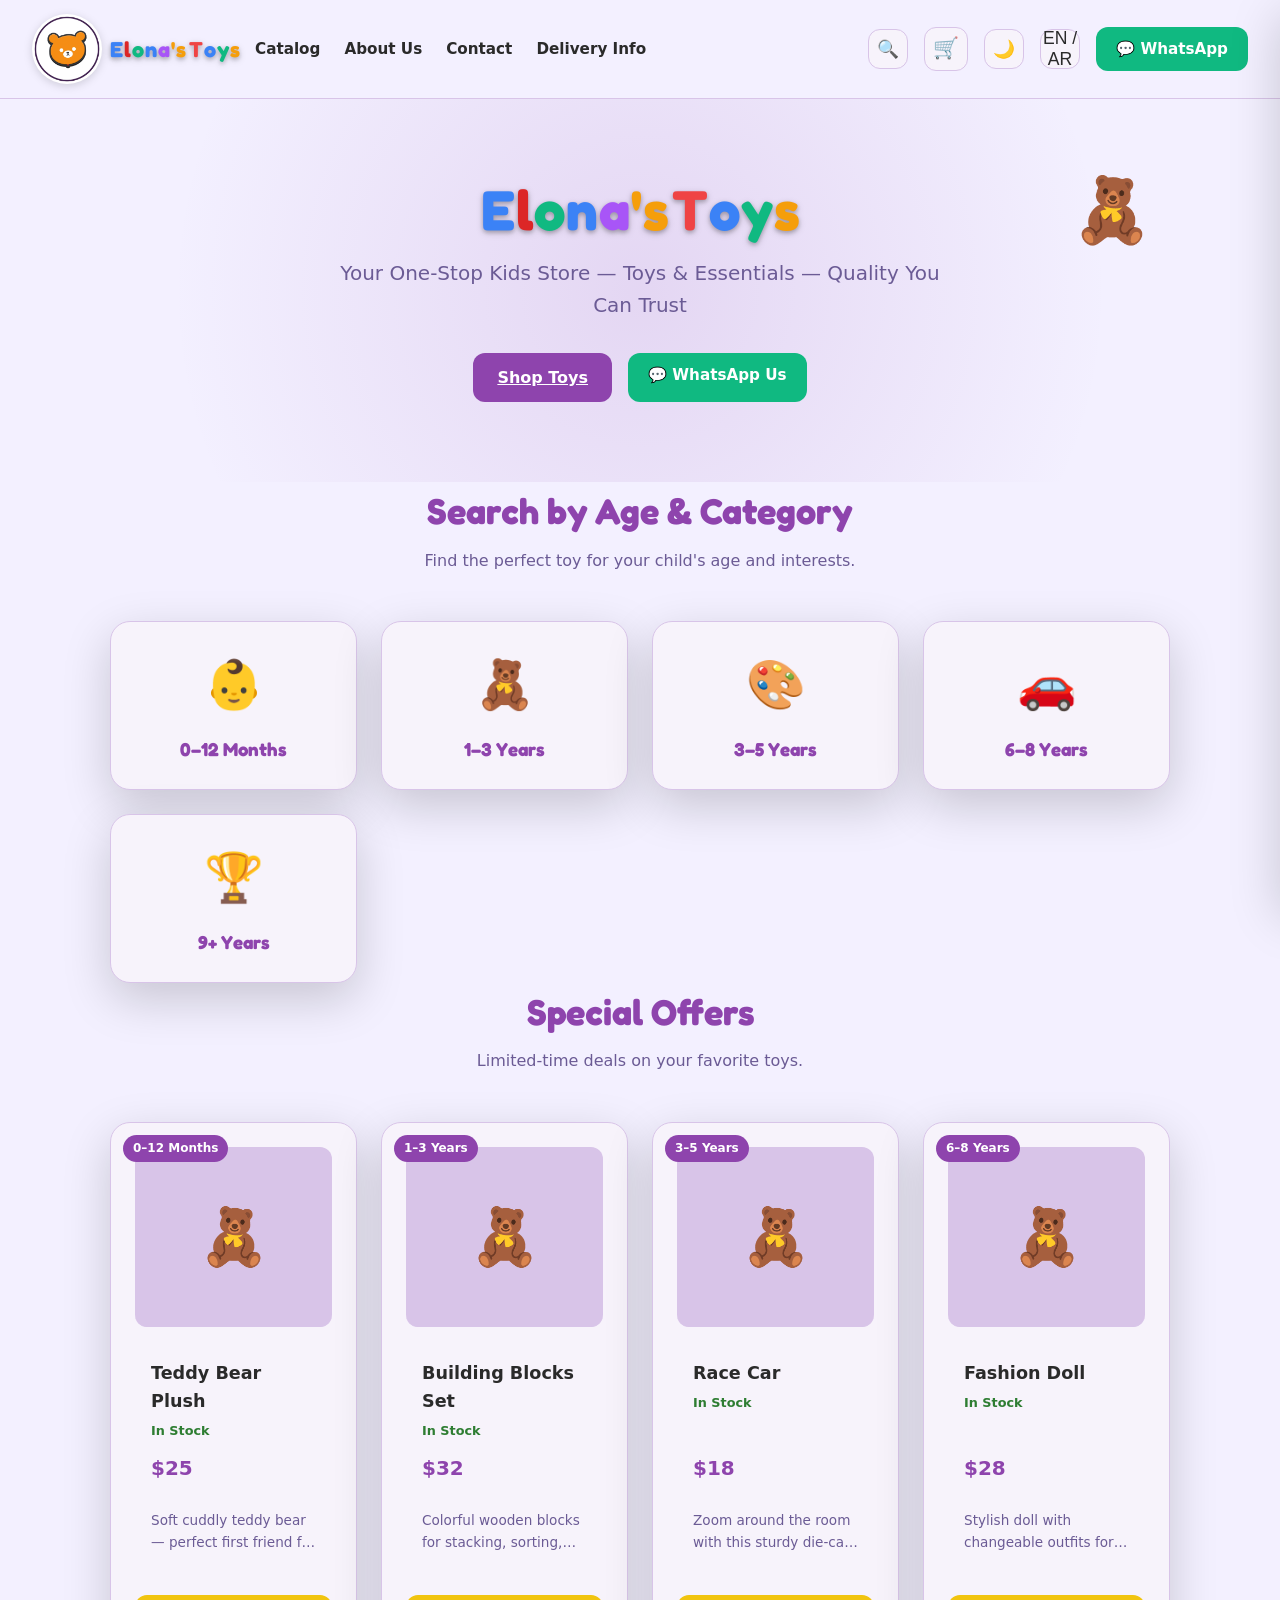
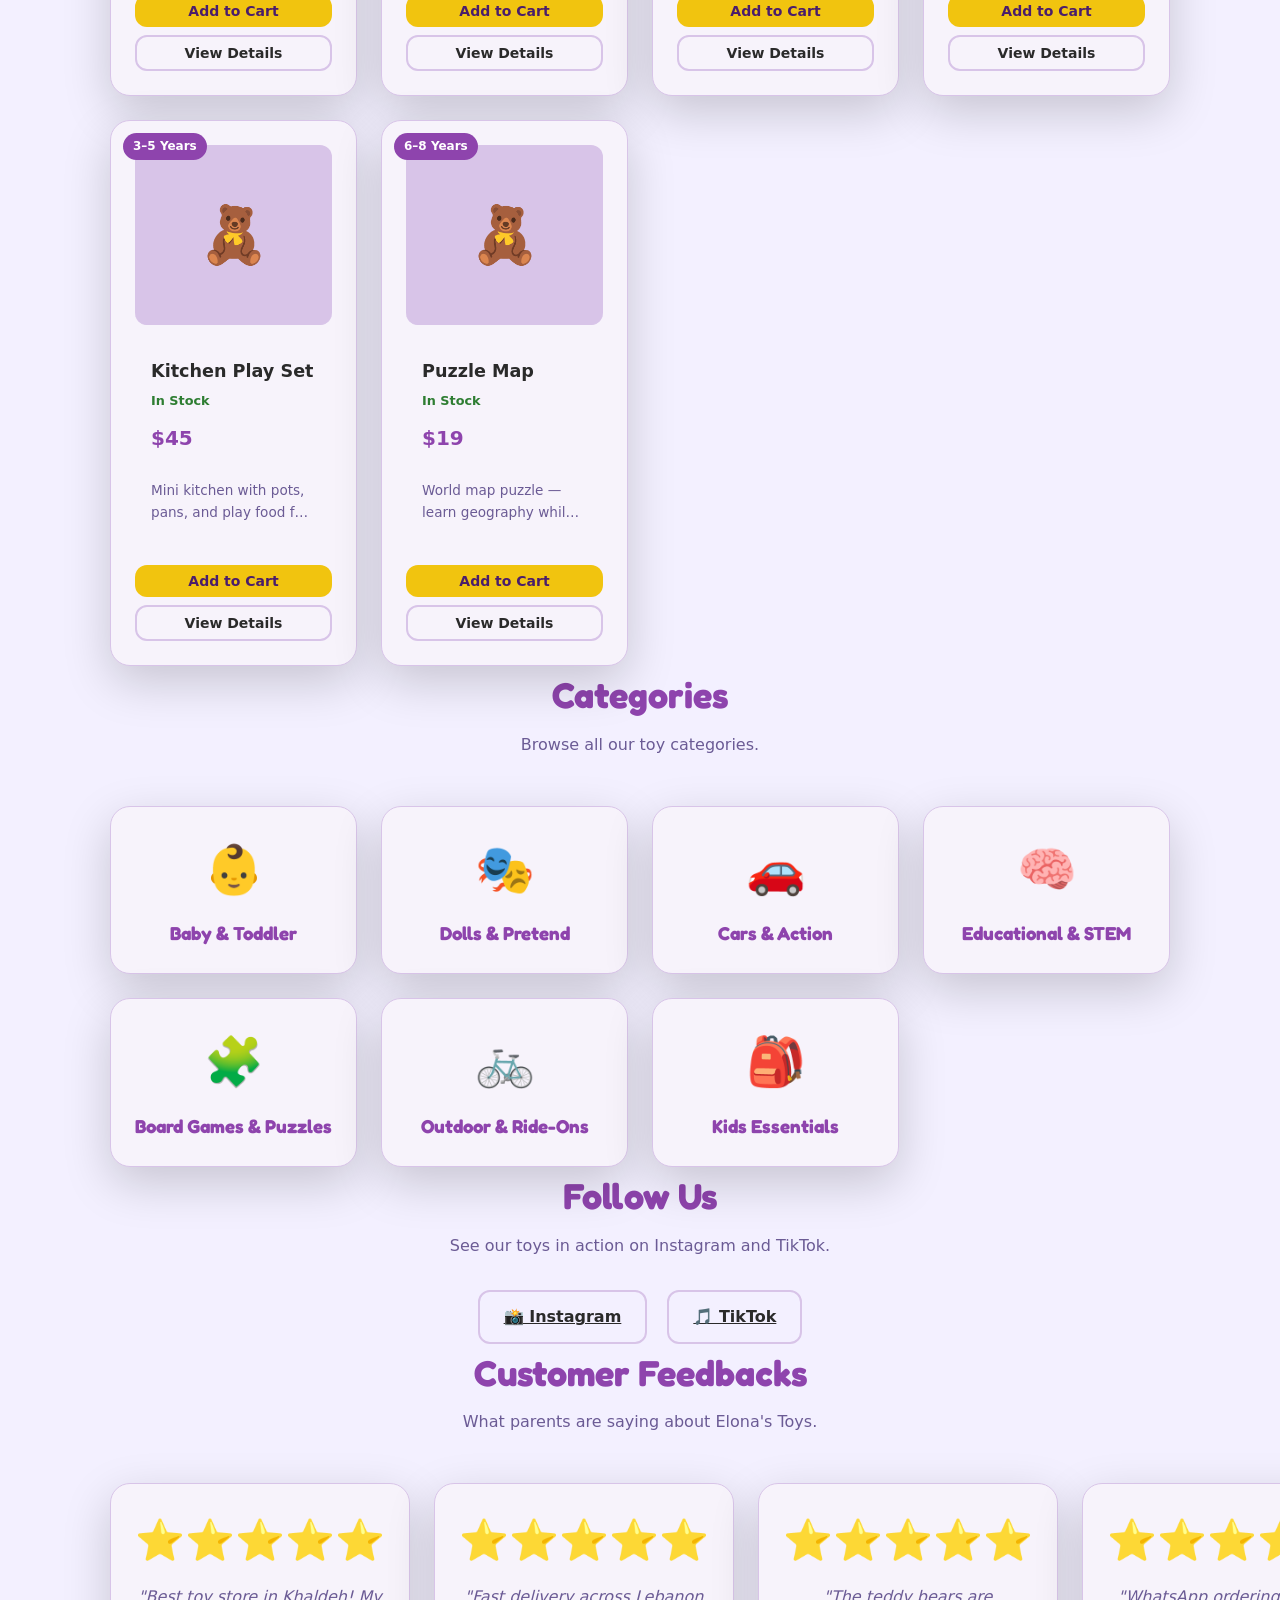
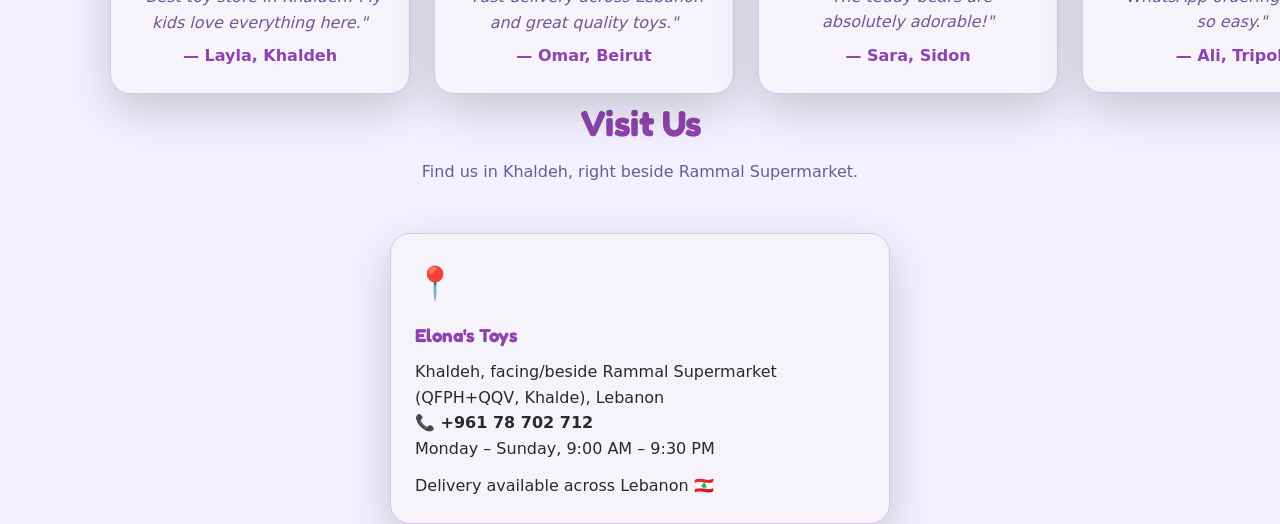
<file: 02_PROJECTS/elonas-toys-website/index.html>
<!DOCTYPE html>
<html lang="en">
<head>
<meta charset="UTF-8">
<meta name="viewport" content="width=device-width, initial-scale=1.0">
<title>Elona's Toys — Your One-Stop Kids Store</title>
<link rel="preconnect" href="https://fonts.googleapis.com">
<link rel="preconnect" href="https://fonts.gstatic.com" crossorigin>
<link href="https://fonts.googleapis.com/css2?family=Fredoka:wght@600;700&family=Cairo:wght@400;700&family=Lalezar&display=swap" rel="stylesheet">
<link rel="stylesheet" href="style.css">
<link rel="icon" type="image/svg+xml" href="assets/favicon.svg">
</head>
<body>
<!-- Header -->
<header>
  <div class="header-left">
    <a href="index.html" class="logo">
      <img src="assets/logo.png" alt="Elona's Toys logo">
      <span class="brand-text">
        <span class="c1">E</span><span class="c2">l</span><span class="c3">o</span><span class="c4">n</span><span class="c5">a</span><span class="c6">'</span><span class="c7">s</span>
        <span class="c7"> </span><span class="c8">T</span><span class="c9">o</span><span class="c10">y</span><span class="c11">s</span>
      </span>
    </a>
    <nav class="nav-links">
      <a href="catalog.html" data-i18n="nav.catalog">Catalog</a>
      <a href="about.html" data-i18n="nav.about">About Us</a>
      <a href="contact.html" data-i18n="nav.contact">Contact</a>
      <a href="delivery.html" data-i18n="nav.delivery">Delivery Info</a>
    </nav>
  </div>
  <div class="header-right">
    <button class="search-trigger" id="searchTrigger" title="Search">🔍</button>
    <div class="cart-badge" id="cartBadge" title="Your Cart">🛒<span class="cart-count" id="cartCount">0</span></div>
    <button class="theme-toggle" id="themeToggle" title="Dark/Light Mode">🌙</button>
    <button class="lang-toggle" id="langToggle" title="English / Arabic">EN / AR</button>
    <a href="https://wa.me/96178702712" class="whatsapp-cta" target="_blank">💬 WhatsApp</a>
    <button class="mobile-menu-toggle" title="Menu">☰</button>
  </div>
</header>

<!-- Hero -->
<section class="hero">
  <div class="hero-bg"></div>
  <div class="hero-content">
    <h1 class="brand-text">
      <span class="c1">E</span><span class="c2">l</span><span class="c3">o</span><span class="c4">n</span><span class="c5">a</span><span class="c6">'</span><span class="c7">s</span>
      <span class="c7"> </span><span class="c8">T</span><span class="c9">o</span><span class="c10">y</span><span class="c11">s</span>
    </h1>
    <p data-i18n="hero.tagline">Your One-Stop Kids Store — Toys & Essentials — Quality You Can Trust</p>
    <div class="hero-actions">
      <a href="catalog.html" class="btn btn-primary" data-i18n="hero.shop">Shop Toys</a>
      <a href="https://wa.me/96178702712" class="whatsapp-cta" target="_blank">💬 WhatsApp Us</a>
    </div>
  </div>
  <div class="mascot-bob">🧸</div>
</section>

<!-- Search by Age & Category -->
<section class="py-48 container">
  <div class="section-header mb-48">
    <h2 data-i18n="section.search">Search by Age &amp; Category</h2>
    <p>Find the perfect toy for your child's age and interests.</p>
  </div>
  <div class="grid grid-cols-4">
    <a href="catalog.html?age=0%E2%80%9312%20Months" class="card text-center fade-in" style="text-decoration:none; color:inherit;">
      <div style="font-size:3rem; margin-bottom:12px;">👶</div>
      <h3 style="font-family:var(--font-heading); color:var(--color-primary);">0–12 Months</h3>
    </a>
    <a href="catalog.html?age=1%E2%80%933%20Years" class="card text-center fade-in" style="text-decoration:none; color:inherit;">
      <div style="font-size:3rem; margin-bottom:12px;">🧸</div>
      <h3 style="font-family:var(--font-heading); color:var(--color-primary);">1–3 Years</h3>
    </a>
    <a href="catalog.html?age=3%E2%80%935%20Years" class="card text-center fade-in" style="text-decoration:none; color:inherit;">
      <div style="font-size:3rem; margin-bottom:12px;">🎨</div>
      <h3 style="font-family:var(--font-heading); color:var(--color-primary);">3–5 Years</h3>
    </a>
    <a href="catalog.html?age=6%E2%80%938%20Years" class="card text-center fade-in" style="text-decoration:none; color:inherit;">
      <div style="font-size:3rem; margin-bottom:12px;">🚗</div>
      <h3 style="font-family:var(--font-heading); color:var(--color-primary);">6–8 Years</h3>
    </a>
    <a href="catalog.html?age=9%2B%20Years" class="card text-center fade-in" style="text-decoration:none; color:inherit;">
      <div style="font-size:3rem; margin-bottom:12px;">🏆</div>
      <h3 style="font-family:var(--font-heading); color:var(--color-primary);">9+ Years</h3>
    </a>
  </div>
</section>

<!-- Special Offers -->
<section class="py-48 container">
  <div class="section-header mb-48">
    <h2 data-i18n="section.special">Special Offers</h2>
    <p>Limited-time deals on your favorite toys.</p>
  </div>
  <div class="grid grid-cols-4" id="specialOffers">
    <!-- Populated by JS -->
  </div>
</section>

<!-- Categories -->
<section class="py-48 container">
  <div class="section-header mb-48">
    <h2 data-i18n="section.categories">Categories</h2>
    <p>Browse all our toy categories.</p>
  </div>
  <div class="grid grid-cols-4">
    <a href="catalog.html?category=Baby%20%26%20Toddler" class="card text-center fade-in" style="text-decoration:none; color:inherit;">
      <div style="font-size:3rem; margin-bottom:12px;">👶</div>
      <h3 style="font-family:var(--font-heading); color:var(--color-primary);">Baby &amp; Toddler</h3>
    </a>
    <a href="catalog.html?category=Dolls%20%26%20Pretend%20Play" class="card text-center fade-in" style="text-decoration:none; color:inherit;">
      <div style="font-size:3rem; margin-bottom:12px;">🎭</div>
      <h3 style="font-family:var(--font-heading); color:var(--color-primary);">Dolls &amp; Pretend</h3>
    </a>
    <a href="catalog.html?category=Cars%20%26%20Action" class="card text-center fade-in" style="text-decoration:none; color:inherit;">
      <div style="font-size:3rem; margin-bottom:12px;">🚗</div>
      <h3 style="font-family:var(--font-heading); color:var(--color-primary);">Cars &amp; Action</h3>
    </a>
    <a href="catalog.html?category=Educational%20%26%20STEM" class="card text-center fade-in" style="text-decoration:none; color:inherit;">
      <div style="font-size:3rem; margin-bottom:12px;">🧠</div>
      <h3 style="font-family:var(--font-heading); color:var(--color-primary);">Educational &amp; STEM</h3>
    </a>
    <a href="catalog.html?category=Board%20Games%20%26%20Puzzles" class="card text-center fade-in" style="text-decoration:none; color:inherit;">
      <div style="font-size:3rem; margin-bottom:12px;">🧩</div>
      <h3 style="font-family:var(--font-heading); color:var(--color-primary);">Board Games &amp; Puzzles</h3>
    </a>
    <a href="catalog.html?category=Outdoor%20%26%20Ride-Ons" class="card text-center fade-in" style="text-decoration:none; color:inherit;">
      <div style="font-size:3rem; margin-bottom:12px;">🚲</div>
      <h3 style="font-family:var(--font-heading); color:var(--color-primary);">Outdoor &amp; Ride-Ons</h3>
    </a>
    <a href="catalog.html?category=Kids%20Essentials" class="card text-center fade-in" style="text-decoration:none; color:inherit;">
      <div style="font-size:3rem; margin-bottom:12px;">🎒</div>
      <h3 style="font-family:var(--font-heading); color:var(--color-primary);">Kids Essentials</h3>
    </a>
  </div>
</section>

<!-- Socials -->
<section class="py-48 container text-center">
  <div class="section-header mb-32">
    <h2 data-i18n="section.socials">Follow Us</h2>
    <p>See our toys in action on Instagram and TikTok.</p>
  </div>
  <div style="display:flex; gap:20px; justify-content:center; flex-wrap:wrap;">
    <a href="https://instagram.com/elonastoys" class="btn btn-ghost" target="_blank">📸 Instagram</a>
    <a href="https://tiktok.com/@elonastoys" class="btn btn-ghost" target="_blank">🎵 TikTok</a>
  </div>
</section>

<!-- Customer Feedbacks -->
<section class="py-48 container">
  <div class="section-header mb-48">
    <h2 data-i18n="section.feedback">Customer Feedbacks</h2>
    <p>What parents are saying about Elona's Toys.</p>
  </div>
  <div class="grid grid-cols-4">
    <div class="card text-center fade-in">
      <div style="font-size:2.5rem; margin-bottom:12px;">⭐⭐⭐⭐⭐</div>
      <p style="font-style:italic; color:var(--color-text-muted);">"Best toy store in Khaldeh! My kids love everything here."</p>
      <p style="font-weight:700; color:var(--color-primary); margin-top:8px;">— Layla, Khaldeh</p>
    </div>
    <div class="card text-center fade-in">
      <div style="font-size:2.5rem; margin-bottom:12px;">⭐⭐⭐⭐⭐</div>
      <p style="font-style:italic; color:var(--color-text-muted);">"Fast delivery across Lebanon and great quality toys."</p>
      <p style="font-weight:700; color:var(--color-primary); margin-top:8px;">— Omar, Beirut</p>
    </div>
    <div class="card text-center fade-in">
      <div style="font-size:2.5rem; margin-bottom:12px;">⭐⭐⭐⭐⭐</div>
      <p style="font-style:italic; color:var(--color-text-muted);">"The teddy bears are absolutely adorable!"</p>
      <p style="font-weight:700; color:var(--color-primary); margin-top:8px;">— Sara, Sidon</p>
    </div>
    <div class="card text-center fade-in">
      <div style="font-size:2.5rem; margin-bottom:12px;">⭐⭐⭐⭐⭐</div>
      <p style="font-style:italic; color:var(--color-text-muted);">"WhatsApp ordering made it so easy."</p>
      <p style="font-weight:700; color:var(--color-primary); margin-top:8px;">— Ali, Tripoli</p>
    </div>
  </div>
</section>

<!-- Location -->
<section class="py-48 container">
  <div class="section-header mb-48">
    <h2 data-i18n="section.location">Visit Us</h2>
    <p>Find us in Khaldeh, right beside Rammal Supermarket.</p>
  </div>
  <div class="card" style="max-width:500px; margin:0 auto;">
    <div style="font-size:2rem; margin-bottom:12px;">📍</div>
    <h3 style="font-family:var(--font-heading); color:var(--color-primary); margin-bottom:8px;">Elona's Toys</h3>
    <p>Khaldeh, facing/beside Rammal Supermarket<br>(QFPH+QQV, Khalde), Lebanon</p>
    <p><strong>📞 +961 78 702 712</strong></p>
    <p>Monday – Sunday, 9:00 AM – 9:30 PM</p>
    <p style="margin-top:12px;">Delivery available across Lebanon 🇱🇧</p>
  </div>
</section>

<!-- Search Modal -->
<div class="modal-overlay" id="modalOverlay">
  <div class="modal">
    <button class="modal-close" id="modalClose">×</button>
    <h2>Search Toys</h2>
    <div class="search-form">
      <input type="text" id="modalSearchInput" placeholder="Search by name, age, or category...">
    </div>
    <div style="font-weight:600; margin-bottom:12px;" data-i18n="filter.age">Filter by Age</div>
    <div class="filter-chips" id="modalAgeFilterContainer"></div>
    <div style="font-weight:600; margin-top:16px; margin-bottom:12px;" data-i18n="filter.category">Filter by Category</div>
    <div class="filter-chips" id="modalCategoryFilterContainer"></div>
  </div>
</div>

<!-- Cart Drawer -->
<div class="cart-drawer" id="cartDrawer">
  <div class="cart-header">
    <h3 data-i18n="cart.title">Your Cart</h3>
    <button class="btn btn-ghost btn-sm" onclick="document.getElementById('cartDrawer').classList.remove('open')">✕</button>
  </div>
  <div class="cart-items" id="cartItems"></div>
  <div class="cart-footer">
    <div class="cart-total">Total: <span id="cartTotal">$0</span></div>
    <button class="btn btn-accent w-full mb-16" id="whatsappCheckout" data-i18n="cart.checkout">Checkout via WhatsApp</button>
    <button class="btn btn-ghost w-full" id="copyNumberBtn" title="Copy WhatsApp number">📋 Copy Number (+961 78 702 712)</button>
  </div>
</div>

<!-- Toast -->
<div class="toast" id="toast">Added to cart 🧸</div>

<script src="app.js"></script>
</body>
</html>
</file>
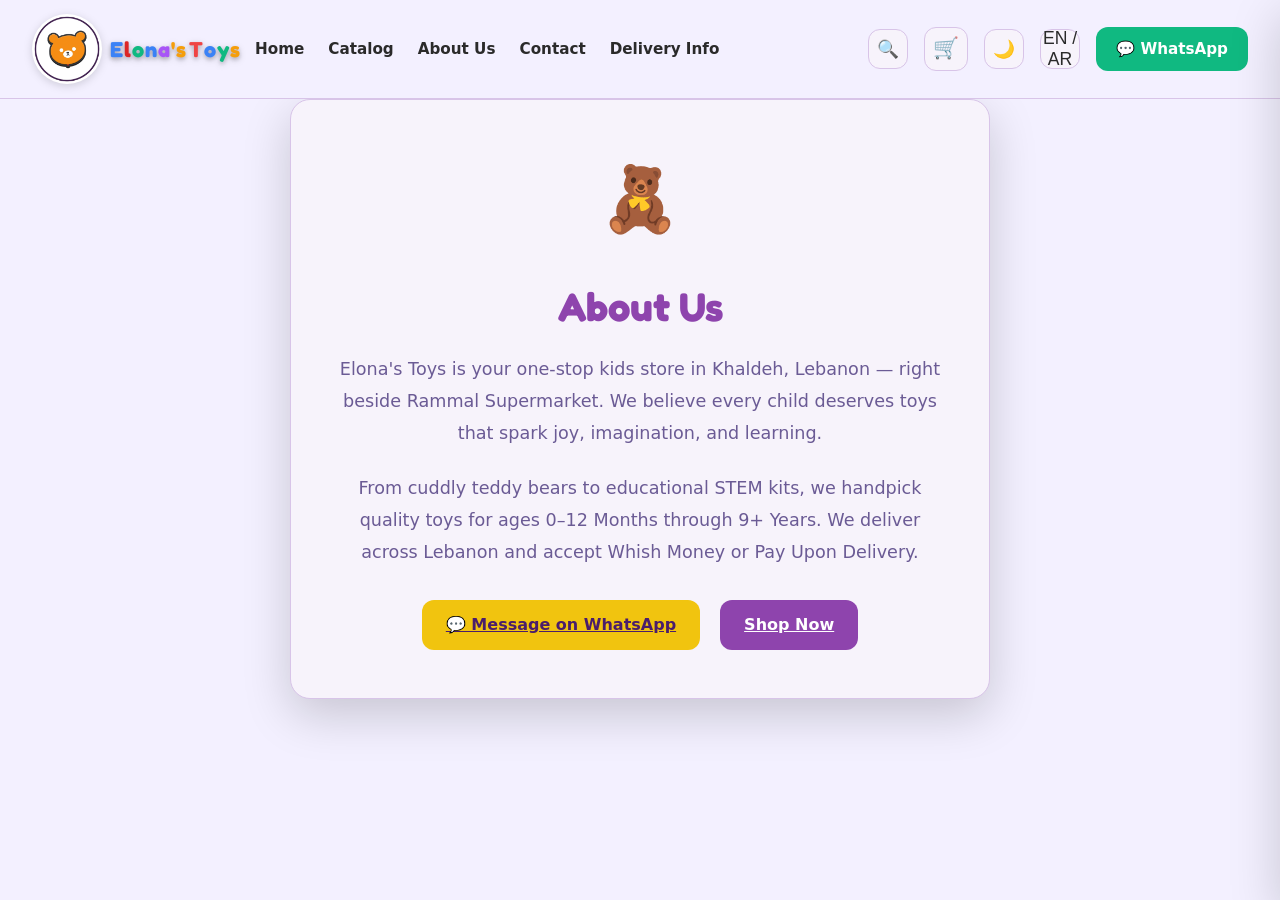
<file: 02_PROJECTS/elonas-toys-website/about.html>
<!DOCTYPE html>
<html lang="en">
<head>
<meta charset="UTF-8">
<meta name="viewport" content="width=device-width, initial-scale=1.0">
<title>About Us — Elona's Toys</title>
<link rel="preconnect" href="https://fonts.googleapis.com">
<link rel="preconnect" href="https://fonts.gstatic.com" crossorigin>
<link href="https://fonts.googleapis.com/css2?family=Fredoka:wght@600;700&family=Cairo:wght@400;700&family=Lalezar&display=swap" rel="stylesheet">
<link rel="stylesheet" href="style.css">
<link rel="icon" type="image/svg+xml" href="assets/favicon.svg">
</head>
<body>
<header>
  <div class="header-left">
    <a href="index.html" class="logo">
      <img src="assets/logo.png" alt="Elona's Toys logo">
      <span class="brand-text">
        <span class="c1">E</span><span class="c2">l</span><span class="c3">o</span><span class="c4">n</span><span class="c5">a</span><span class="c6">'</span><span class="c7">s</span>
        <span class="c7"> </span><span class="c8">T</span><span class="c9">o</span><span class="c10">y</span><span class="c11">s</span>
      </span>
    </a>
    <nav class="nav-links">
      <a href="index.html" data-i18n="nav.home">Home</a>
      <a href="catalog.html" data-i18n="nav.catalog">Catalog</a>
      <a href="about.html" data-i18n="nav.about">About Us</a>
      <a href="contact.html" data-i18n="nav.contact">Contact</a>
      <a href="delivery.html" data-i18n="nav.delivery">Delivery Info</a>
    </nav>
  </div>
  <div class="header-right">
    <button class="search-trigger" id="searchTrigger" title="Search">🔍</button>
    <div class="cart-badge" id="cartBadge" title="Your Cart">🛒<span class="cart-count" id="cartCount">0</span></div>
    <button class="theme-toggle" id="themeToggle" title="Dark/Light Mode">🌙</button>
    <button class="lang-toggle" id="langToggle" title="English / Arabic">EN / AR</button>
    <a href="https://wa.me/96178702712" class="whatsapp-cta" target="_blank">💬 WhatsApp</a>
    <button class="mobile-menu-toggle" title="Menu">☰</button>
  </div>
</header>

<main class="container py-48">
  <div style="max-width:700px; margin:0 auto;">
    <div class="card fade-in" style="padding:48px; text-align:center;">
      <div style="font-size:4rem; margin-bottom:24px;">🧸</div>
      <h1 data-i18n="nav.about" style="font-family:var(--font-heading); font-size:2.5rem; margin-bottom:16px;">About Us</h1>
      <p style="font-size:1.1rem; color:var(--color-text-muted); line-height:1.8; margin-bottom:24px;">
        Elona's Toys is your one-stop kids store in Khaldeh, Lebanon — right beside Rammal Supermarket. We believe every child deserves toys that spark joy, imagination, and learning.
      </p>
      <p style="font-size:1.1rem; color:var(--color-text-muted); line-height:1.8;">
        From cuddly teddy bears to educational STEM kits, we handpick quality toys for ages 0–12 Months through 9+ Years. We deliver across Lebanon and accept Whish Money or Pay Upon Delivery.
      </p>
      <div style="margin-top:32px; display:flex; gap:20px; justify-content:center; flex-wrap:wrap;">
        <a href="https://wa.me/96178702712" class="btn btn-accent" target="_blank">💬 Message on WhatsApp</a>
        <a href="catalog.html" class="btn btn-primary">Shop Now</a>
      </div>
    </div>
  </div>
</main>

<!-- Search Modal -->
<div class="modal-overlay" id="modalOverlay">
  <div class="modal">
    <button class="modal-close" id="modalClose">×</button>
    <h2>Search Toys</h2>
    <div class="search-form">
      <input type="text" id="modalSearchInput" placeholder="Search by name, age, or category...">
    </div>
    <div style="font-weight:600; margin-bottom:12px;" data-i18n="filter.age">Filter by Age</div>
    <div class="filter-chips" id="modalAgeFilterContainer"></div>
    <div style="font-weight:600; margin-top:16px; margin-bottom:12px;" data-i18n="filter.category">Filter by Category</div>
    <div class="filter-chips" id="modalCategoryFilterContainer"></div>
  </div>
</div>

<!-- Cart Drawer -->
<div class="cart-drawer" id="cartDrawer">
  <div class="cart-header">
    <h3 data-i18n="cart.title">Your Cart</h3>
    <button class="btn btn-ghost btn-sm" onclick="document.getElementById('cartDrawer').classList.remove('open')">✕</button>
  </div>
  <div class="cart-items" id="cartItems"></div>
  <div class="cart-footer">
    <div class="cart-total">Total: <span id="cartTotal">$0</span></div>
    <button class="btn btn-accent w-full mb-16" id="whatsappCheckout" data-i18n="cart.checkout">Checkout via WhatsApp</button>
    <button class="btn btn-ghost w-full" id="copyNumberBtn" title="Copy WhatsApp number">📋 Copy Number (+961 78 702 712)</button>
  </div>
</div>

<!-- Toast -->
<div class="toast" id="toast">Added to cart 🧸</div>

<script src="app.js"></script>
</body>
</html>
</file>
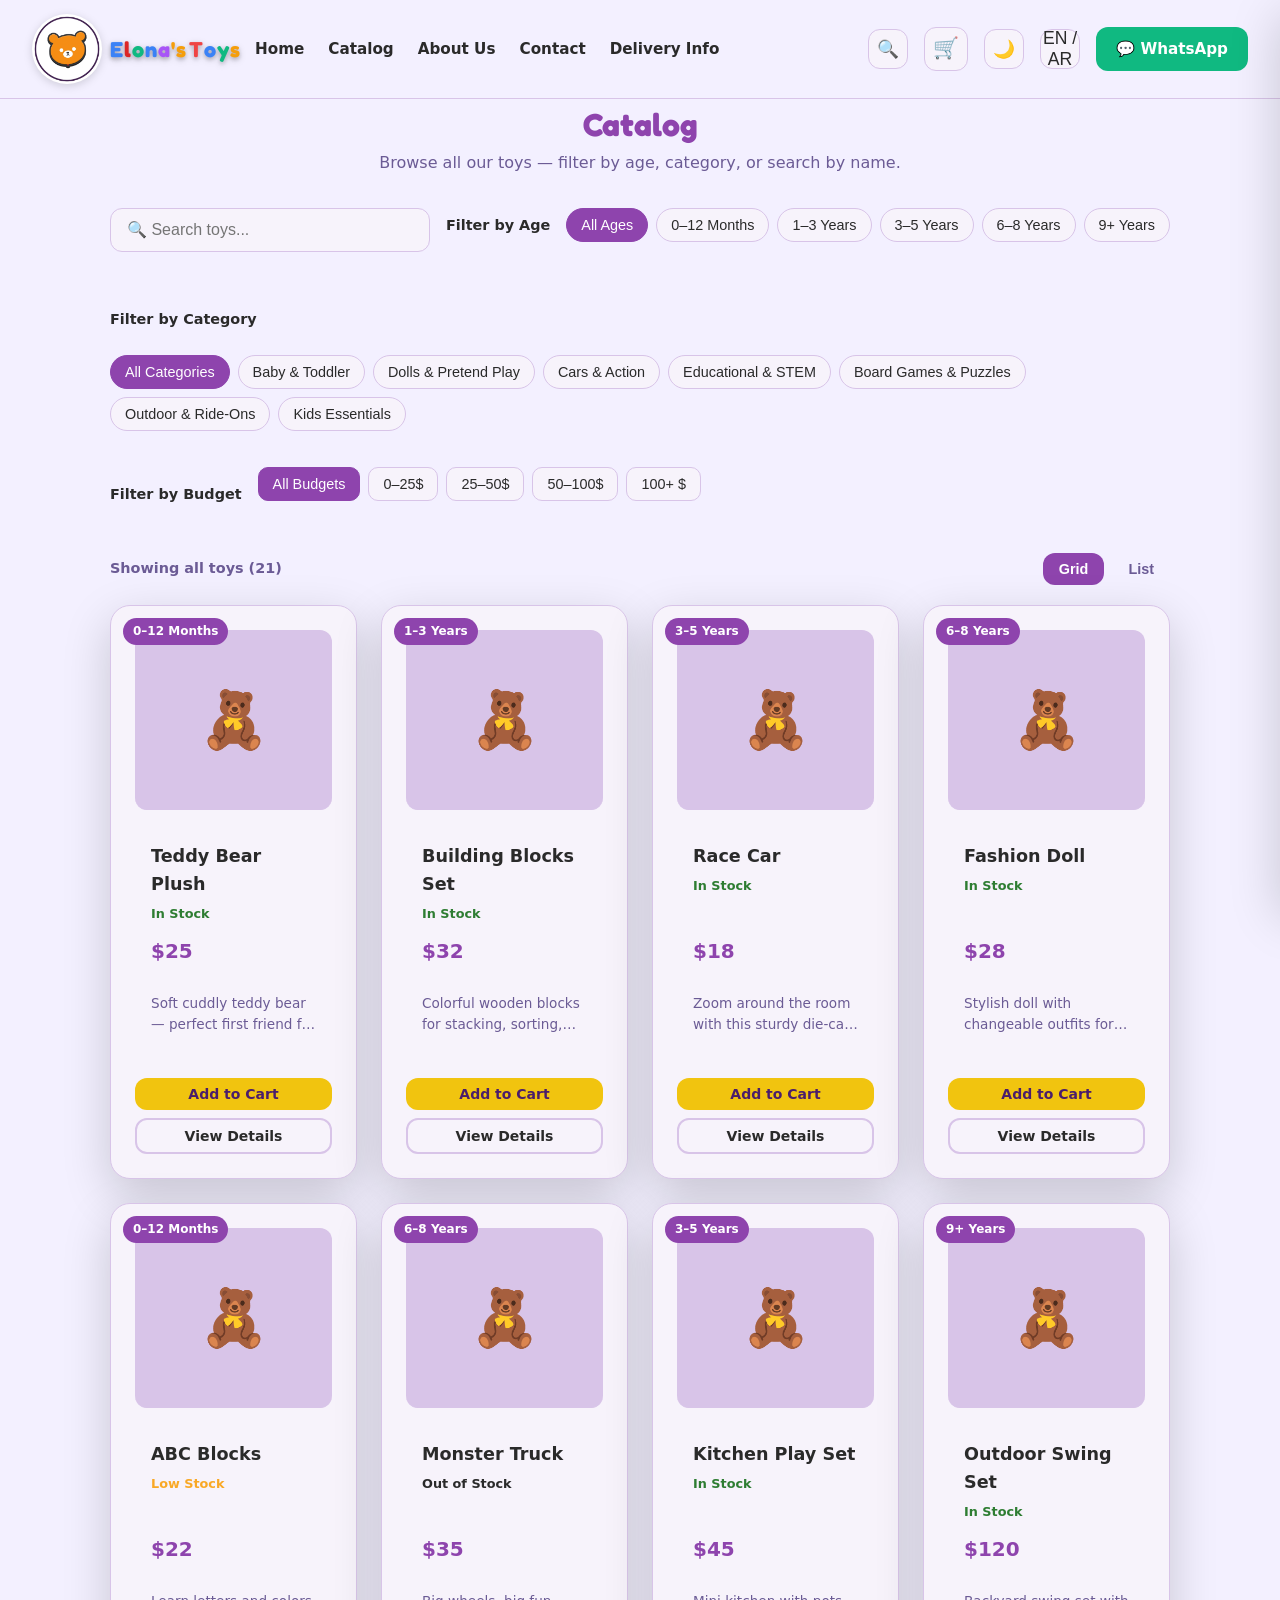
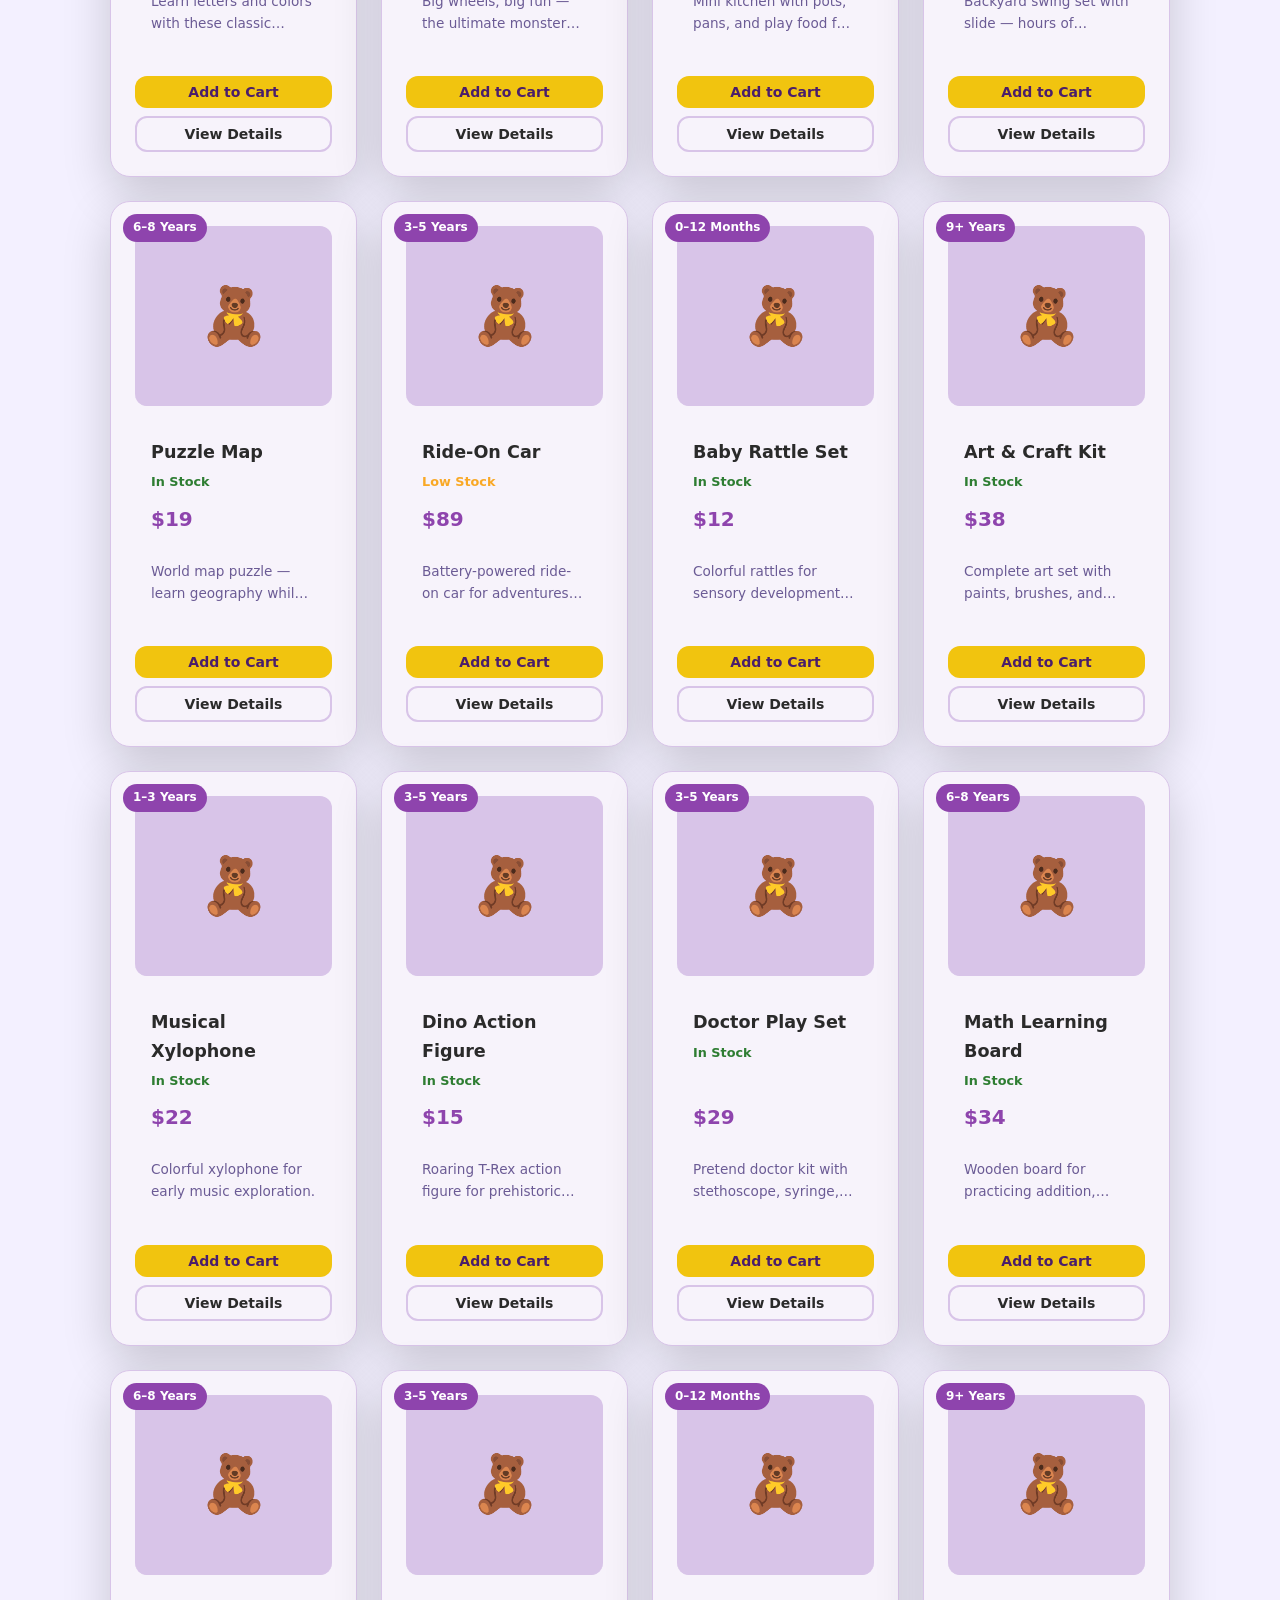
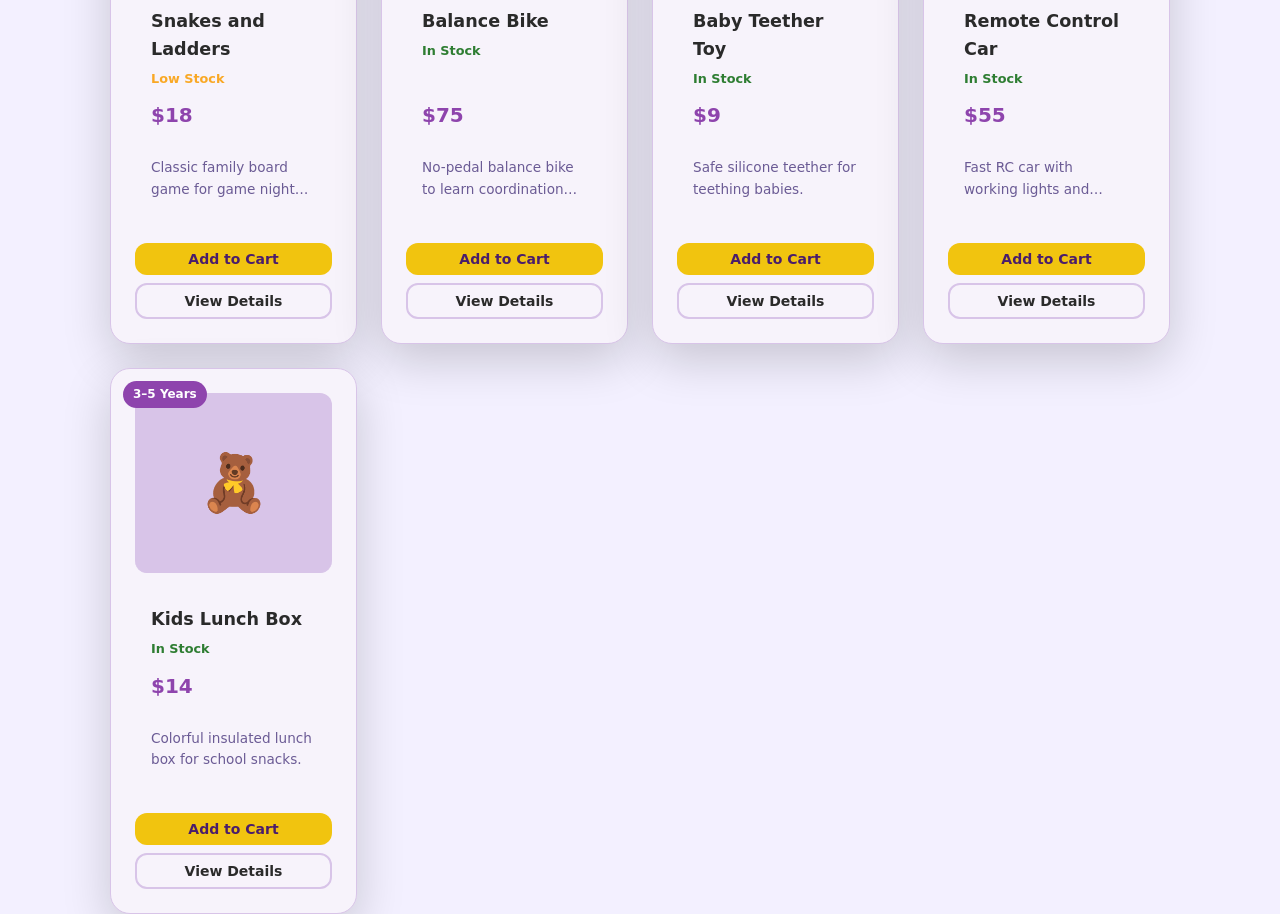
<file: 02_PROJECTS/elonas-toys-website/catalog.html>
<!DOCTYPE html>
<html lang="en">
<head>
<meta charset="UTF-8">
<meta name="viewport" content="width=device-width, initial-scale=1.0">
<title>Catalog — Elona's Toys</title>
<link rel="preconnect" href="https://fonts.googleapis.com">
<link rel="preconnect" href="https://fonts.gstatic.com" crossorigin>
<link href="https://fonts.googleapis.com/css2?family=Fredoka:wght@600;700&family=Cairo:wght@400;700&family=Lalezar&display=swap" rel="stylesheet">
<link rel="stylesheet" href="style.css">
<link rel="icon" type="image/svg+xml" href="assets/favicon.svg">
</head>
<body>
<header>
  <div class="header-left">
    <a href="index.html" class="logo">
      <img src="assets/logo.png" alt="Elona's Toys logo">
      <span class="brand-text">
        <span class="c1">E</span><span class="c2">l</span><span class="c3">o</span><span class="c4">n</span><span class="c5">a</span><span class="c6">'</span><span class="c7">s</span>
        <span class="c7"> </span><span class="c8">T</span><span class="c9">o</span><span class="c10">y</span><span class="c11">s</span>
      </span>
    </a>
    <nav class="nav-links">
      <a href="index.html" data-i18n="nav.home">Home</a>
      <a href="catalog.html" data-i18n="nav.catalog">Catalog</a>
      <a href="about.html" data-i18n="nav.about">About Us</a>
      <a href="contact.html" data-i18n="nav.contact">Contact</a>
      <a href="delivery.html" data-i18n="nav.delivery">Delivery Info</a>
    </nav>
  </div>
  <div class="header-right">
    <button class="search-trigger" id="searchTrigger" title="Search">🔍</button>
    <div class="cart-badge" id="cartBadge" title="Your Cart">🛒<span class="cart-count" id="cartCount">0</span></div>
    <button class="theme-toggle" id="themeToggle" title="Dark/Light Mode">🌙</button>
    <button class="lang-toggle" id="langToggle" title="English / Arabic">EN / AR</button>
    <a href="https://wa.me/96178702712" class="whatsapp-cta" target="_blank">💬 WhatsApp</a>
    <button class="mobile-menu-toggle" title="Menu">☰</button>
  </div>
</header>

<main class="container py-48">
  <div class="section-header mb-32">
    <h1 data-i18n="nav.catalog">Catalog</h1>
    <p>Browse all our toys — filter by age, category, or search by name.</p>
  </div>

  <div style="display:flex; gap:16px; align-items:flex-start; margin-bottom:32px; flex-wrap:wrap;">
    <div class="search-form" style="flex:1; min-width:280px;">
      <input type="text" id="searchInput" placeholder="🔍 Search toys...">
    </div>
    <div style="font-weight:600; margin-top:6px; font-size:0.9rem;" data-i18n="filter.age">Filter by Age</div>
    <div class="filter-chips" id="ageFilterContainer" style="display:flex; gap:8px; flex-wrap:wrap;"></div>
    <div style="font-weight:600; margin-top:16px; margin-bottom:8px; font-size:0.9rem;" data-i18n="filter.category">Filter by Category</div>
    <div class="filter-chips" id="categoryFilterContainer" style="display:flex; gap:8px; flex-wrap:wrap;"></div>
    <div style="font-weight:600; margin-top:16px; margin-bottom:8px; font-size:0.9rem;" data-i18n="filter.budget">Filter by Budget</div>
    <div class="filter-chips" id="budgetFilterContainer" style="display:flex; gap:8px; flex-wrap:wrap;"></div>
  </div>

  <div style="display:flex; justify-content:space-between; align-items:center; margin-bottom:20px; flex-wrap:wrap; gap:12px;">
    <div style="font-weight:600; color:var(--color-text-muted); font-size:0.9rem;" id="catalogResultCount">Showing all toys</div>
    <div style="display:flex; gap:8px;">
      <button class="view-btn active" id="viewGridBtn" data-i18n="view.grid">Grid</button>
      <button class="view-btn" id="viewListBtn" data-i18n="view.list">List</button>
    </div>
  </div>

  <div class="grid grid-cols-4" id="productsGrid">
    <!-- Products rendered by JS -->
  </div>
</main>

<!-- Search Modal -->
<div class="modal-overlay" id="modalOverlay">
  <div class="modal">
    <button class="modal-close" id="modalClose">×</button>
    <h2>Search Toys</h2>
    <div class="search-form">
      <input type="text" id="modalSearchInput" placeholder="Search by name, age, or category...">
    </div>
    <div style="font-weight:600; margin-bottom:12px;" data-i18n="filter.age">Filter by Age</div>
    <div class="filter-chips" id="modalAgeFilterContainer"></div>
    <div style="font-weight:600; margin-top:16px; margin-bottom:12px;" data-i18n="filter.category">Filter by Category</div>
    <div class="filter-chips" id="modalCategoryFilterContainer"></div>
    <div style="font-weight:600; margin-top:16px; margin-bottom:12px;" data-i18n="filter.budget">Filter by Budget</div>
    <div class="filter-chips" id="modalBudgetFilterContainer"></div>
  </div>
</div>

<!-- Cart Drawer -->
<div class="cart-drawer" id="cartDrawer">
  <div class="cart-header">
    <h3 data-i18n="cart.title">Your Cart</h3>
    <button class="btn btn-ghost btn-sm" onclick="document.getElementById('cartDrawer').classList.remove('open')">✕</button>
  </div>
  <div class="cart-items" id="cartItems"></div>
  <div class="cart-footer">
    <div class="cart-total">Total: <span id="cartTotal">$0</span></div>
    <button class="btn btn-accent w-full mb-16" id="whatsappCheckout" data-i18n="cart.checkout">Checkout via WhatsApp</button>
    <button class="btn btn-ghost w-full" id="copyNumberBtn" title="Copy WhatsApp number">📋 Copy Number (+961 78 702 712)</button>
  </div>
</div>

<!-- Toast -->
<div class="toast" id="toast">Added to cart 🧸</div>

<!-- Product Detail Modal -->
<div class="modal-overlay" id="productModalOverlay">
  <div class="modal" style="max-width:600px;">
    <button class="modal-close" id="productModalClose">×</button>
    <div id="productModalContent">
      <!-- Populated by JS -->
    </div>
  </div>
</div>

<script src="app.js"></script>
</body>
</html>
</file>
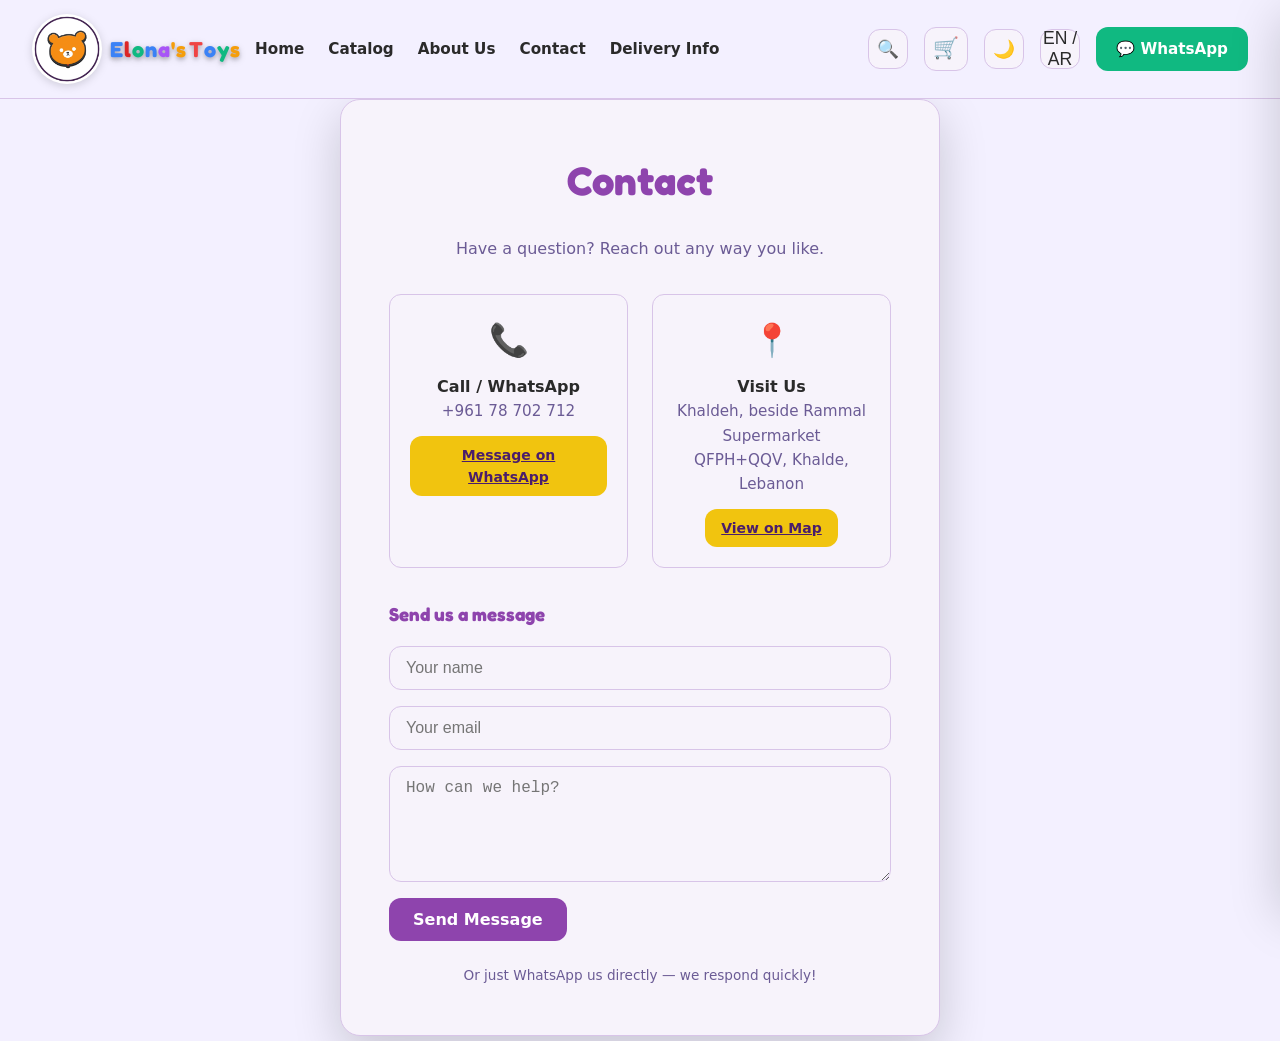
<file: 02_PROJECTS/elonas-toys-website/contact.html>
<!DOCTYPE html>
<html lang="en">
<head>
<meta charset="UTF-8">
<meta name="viewport" content="width=device-width, initial-scale=1.0">
<title>Contact — Elona's Toys</title>
<link rel="preconnect" href="https://fonts.googleapis.com">
<link rel="preconnect" href="https://fonts.gstatic.com" crossorigin>
<link href="https://fonts.googleapis.com/css2?family=Fredoka:wght@600;700&family=Cairo:wght@400;700&family=Lalezar&display=swap" rel="stylesheet">
<link rel="stylesheet" href="style.css">
<link rel="icon" type="image/svg+xml" href="assets/favicon.svg">
</head>
<body>
<header>
  <div class="header-left">
    <a href="index.html" class="logo">
      <img src="assets/logo.png" alt="Elona's Toys logo">
      <span class="brand-text">
        <span class="c1">E</span><span class="c2">l</span><span class="c3">o</span><span class="c4">n</span><span class="c5">a</span><span class="c6">'</span><span class="c7">s</span>
        <span class="c7"> </span><span class="c8">T</span><span class="c9">o</span><span class="c10">y</span><span class="c11">s</span>
      </span>
    </a>
    <nav class="nav-links">
      <a href="index.html" data-i18n="nav.home">Home</a>
      <a href="catalog.html" data-i18n="nav.catalog">Catalog</a>
      <a href="about.html" data-i18n="nav.about">About Us</a>
      <a href="contact.html" data-i18n="nav.contact">Contact</a>
      <a href="delivery.html" data-i18n="nav.delivery">Delivery Info</a>
    </nav>
  </div>
  <div class="header-right">
    <button class="search-trigger" id="searchTrigger" title="Search">🔍</button>
    <div class="cart-badge" id="cartBadge" title="Your Cart">🛒<span class="cart-count" id="cartCount">0</span></div>
    <button class="theme-toggle" id="themeToggle" title="Dark/Light Mode">🌙</button>
    <button class="lang-toggle" id="langToggle" title="English / Arabic">EN / AR</button>
    <a href="https://wa.me/96178702712" class="whatsapp-cta" target="_blank">💬 WhatsApp</a>
    <button class="mobile-menu-toggle" title="Menu">☰</button>
  </div>
</header>

<main class="container py-48">
  <div style="max-width:600px; margin:0 auto;">
    <div class="card fade-in" style="padding:48px;">
      <h1 data-i18n="nav.contact" style="font-family:var(--font-heading); font-size:2.5rem; margin-bottom:24px; text-align:center;">Contact Us</h1>
      <p style="color:var(--color-text-muted); text-align:center; margin-bottom:32px;">Have a question? Reach out any way you like.</p>
      
      <div style="display:flex; gap:24px; margin-bottom:32px;">
        <div style="flex:1; text-align:center; padding:20px; background:var(--color-surface); border-radius:var(--radius-sm); border:1px solid var(--color-border);">
          <div style="font-size:2rem; margin-bottom:8px;">📞</div>
          <div style="font-weight:700;">Call / WhatsApp</div>
          <div style="color:var(--color-text-muted); font-size:0.95rem;">+961 78 702 712</div>
          <a href="https://wa.me/96178702712" class="btn btn-accent btn-sm" style="margin-top:12px; display:inline-block;" target="_blank">Message on WhatsApp</a>
        </div>
        <div style="flex:1; text-align:center; padding:20px; background:var(--color-surface); border-radius:var(--radius-sm); border:1px solid var(--color-border);">
          <div style="font-size:2rem; margin-bottom:8px;">📍</div>
          <div style="font-weight:700;">Visit Us</div>
          <div style="color:var(--color-text-muted); font-size:0.95rem;">Khaldeh, beside Rammal Supermarket</div>
          <div style="color:var(--color-text-muted); font-size:0.95rem;">QFPH+QQV, Khalde, Lebanon</div>
          <a href="https://maps.app.goo.gl/GNpD5vEMdzXuxDeJ6" class="btn btn-accent btn-sm" style="margin-top:12px; display:inline-block;" target="_blank">View on Map</a>
        </div>
      </div>

      <h3 style="color:var(--color-primary); margin-bottom:16px;">Send us a message</h3>
      <form action="https://formspree.io/f/YOUR_FORM_ID" method="POST" style="display:flex; flex-direction:column; gap:16px;">
        <!-- TODO: Replace YOUR_FORM_ID with your actual Formspree form ID before going live -->
        <input type="text" name="name" placeholder="Your name" required style="padding:12px 16px; border-radius:var(--radius-sm); border:1px solid var(--color-border); background:var(--color-surface); color:var(--color-text); font-size:1rem;">
        <input type="email" name="email" placeholder="Your email" required style="padding:12px 16px; border-radius:var(--radius-sm); border:1px solid var(--color-border); background:var(--color-surface); color:var(--color-text); font-size:1rem;">
        <textarea name="message" rows="5" placeholder="How can we help?" required style="padding:12px 16px; border-radius:var(--radius-sm); border:1px solid var(--color-border); background:var(--color-surface); color:var(--color-text); font-size:1rem;"></textarea>
        <button type="submit" class="btn btn-primary" style="align-self:flex-start;">Send Message</button>
      </form>
      <p style="font-size:0.85rem; color:var(--color-text-muted); text-align:center; margin-top:24px;">
        Or just WhatsApp us directly — we respond quickly!
      </p>
    </div>
  </div>
</main>

<!-- Search Modal -->
<div class="modal-overlay" id="modalOverlay">
  <div class="modal">
    <button class="modal-close" id="modalClose">×</button>
    <h2>Search Toys</h2>
    <div class="search-form">
      <input type="text" id="modalSearchInput" placeholder="Search by name, age, or category...">
    </div>
    <div style="font-weight:600; margin-bottom:12px;" data-i18n="filter.age">Filter by Age</div>
    <div class="filter-chips" id="modalAgeFilterContainer"></div>
    <div style="font-weight:600; margin-top:16px; margin-bottom:12px;" data-i18n="filter.category">Filter by Category</div>
    <div class="filter-chips" id="modalCategoryFilterContainer"></div>
  </div>
</div>

<!-- Cart Drawer -->
<div class="cart-drawer" id="cartDrawer">
  <div class="cart-header">
    <h3 data-i18n="cart.title">Your Cart</h3>
    <button class="btn btn-ghost btn-sm" onclick="document.getElementById('cartDrawer').classList.remove('open')">✕</button>
  </div>
  <div class="cart-items" id="cartItems"></div>
  <div class="cart-footer">
    <div class="cart-total">Total: <span id="cartTotal">$0</span></div>
    <button class="btn btn-accent w-full mb-16" id="whatsappCheckout" data-i18n="cart.checkout">Checkout via WhatsApp</button>
    <button class="btn btn-ghost w-full" id="copyNumberBtn" title="Copy WhatsApp number">📋 Copy Number (+961 78 702 712)</button>
  </div>
</div>

<!-- Toast -->
<div class="toast" id="toast">Added to cart 🧸</div>

<script src="app.js"></script>
</body>
</html>
</file>
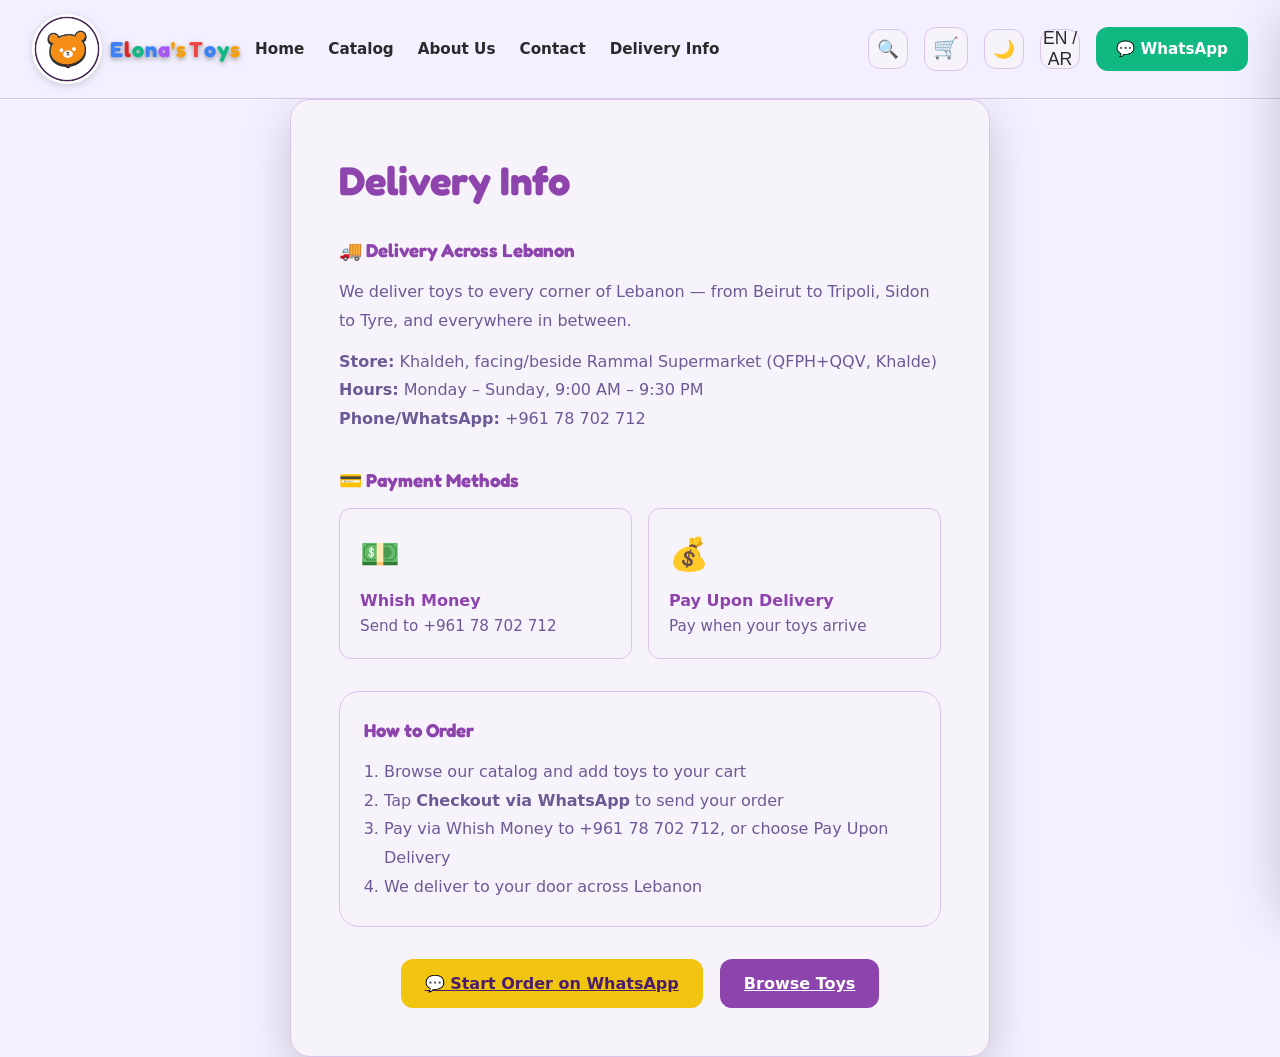
<file: 02_PROJECTS/elonas-toys-website/delivery.html>
<!DOCTYPE html>
<html lang="en">
<head>
<meta charset="UTF-8">
<meta name="viewport" content="width=device-width, initial-scale=1.0">
<title>Delivery Info — Elona's Toys</title>
<link rel="preconnect" href="https://fonts.googleapis.com">
<link rel="preconnect" href="https://fonts.gstatic.com" crossorigin>
<link href="https://fonts.googleapis.com/css2?family=Fredoka:wght@600;700&family=Cairo:wght@400;700&family=Lalezar&display=swap" rel="stylesheet">
<link rel="stylesheet" href="style.css">
<link rel="icon" type="image/svg+xml" href="assets/favicon.svg">
</head>
<body>
<header>
  <div class="header-left">
    <a href="index.html" class="logo">
      <img src="assets/logo.png" alt="Elona's Toys logo">
      <span class="brand-text">
        <span class="c1">E</span><span class="c2">l</span><span class="c3">o</span><span class="c4">n</span><span class="c5">a</span><span class="c6">'</span><span class="c7">s</span>
        <span class="c7"> </span><span class="c8">T</span><span class="c9">o</span><span class="c10">y</span><span class="c11">s</span>
      </span>
    </a>
    <nav class="nav-links">
      <a href="index.html" data-i18n="nav.home">Home</a>
      <a href="catalog.html" data-i18n="nav.catalog">Catalog</a>
      <a href="about.html" data-i18n="nav.about">About Us</a>
      <a href="contact.html" data-i18n="nav.contact">Contact</a>
      <a href="delivery.html" data-i18n="nav.delivery">Delivery Info</a>
    </nav>
  </div>
  <div class="header-right">
    <button class="search-trigger" id="searchTrigger" title="Search">🔍</button>
    <div class="cart-badge" id="cartBadge" title="Your Cart">🛒<span class="cart-count" id="cartCount">0</span></div>
    <button class="theme-toggle" id="themeToggle" title="Dark/Light Mode">🌙</button>
    <button class="lang-toggle" id="langToggle" title="English / Arabic">EN / AR</button>
    <a href="https://wa.me/96178702712" class="whatsapp-cta" target="_blank">💬 WhatsApp</a>
    <button class="mobile-menu-toggle" title="Menu">☰</button>
  </div>
</header>

<main class="container py-48">
  <div style="max-width:700px; margin:0 auto;">
    <div class="card fade-in" style="padding:48px;">
      <h1 data-i18n="nav.delivery" style="font-family:var(--font-heading); font-size:2.5rem; margin-bottom:24px;">Delivery &amp; Payment</h1>
      
      <div style="margin-bottom:32px;">
        <h3 style="color:var(--color-primary); margin-bottom:12px;">🚚 Delivery Across Lebanon</h3>
        <p style="color:var(--color-text-muted); line-height:1.8; margin-bottom:12px;">We deliver toys to every corner of Lebanon — from Beirut to Tripoli, Sidon to Tyre, and everywhere in between.</p>
        <p style="color:var(--color-text-muted); line-height:1.8;"><strong>Store:</strong> Khaldeh, facing/beside Rammal Supermarket (QFPH+QQV, Khalde)</p>
        <p style="color:var(--color-text-muted); line-height:1.8;"><strong>Hours:</strong> Monday – Sunday, 9:00 AM – 9:30 PM</p>
        <p style="color:var(--color-text-muted); line-height:1.8;"><strong>Phone/WhatsApp:</strong> +961 78 702 712</p>
      </div>

      <div style="margin-bottom:32px;">
        <h3 style="color:var(--color-primary); margin-bottom:12px;">💳 Payment Methods</h3>
        <div style="display:flex; gap:16px; flex-wrap:wrap;">
          <div style="flex:1; min-width:140px; padding:20px; background:var(--color-surface); border-radius:var(--radius-sm); border:1px solid var(--color-border);">
            <div style="font-size:2rem; margin-bottom:8px;">💵</div>
            <div style="font-weight:700; color:var(--color-primary);">Whish Money</div>
            <div style="color:var(--color-text-muted); font-size:0.95rem;">Send to +961 78 702 712</div>
          </div>
          <div style="flex:1; min-width:140px; padding:20px; background:var(--color-surface); border-radius:var(--radius-sm); border:1px solid var(--color-border);">
            <div style="font-size:2rem; margin-bottom:8px;">💰</div>
            <div style="font-weight:700; color:var(--color-primary);">Pay Upon Delivery</div>
            <div style="color:var(--color-text-muted); font-size:0.95rem;">Pay when your toys arrive</div>
          </div>
        </div>
      </div>

      <div style="background:var(--color-surface); border-radius:var(--radius); padding:24px; border:1px solid var(--color-border);">
        <h3 style="color:var(--color-primary); margin-bottom:12px;">How to Order</h3>
        <ol style="color:var(--color-text-muted); line-height:1.8; margin-left:20px;">
          <li>Browse our catalog and add toys to your cart</li>
          <li>Tap <strong>Checkout via WhatsApp</strong> to send your order</li>
          <li>Pay via Whish Money to +961 78 702 712, or choose Pay Upon Delivery</li>
          <li>We deliver to your door across Lebanon</li>
        </ol>
      </div>

      <div style="margin-top:32px; text-align:center;">
        <a href="https://wa.me/96178702712" class="btn btn-accent" target="_blank">💬 Start Order on WhatsApp</a>
        <a href="catalog.html" class="btn btn-primary" style="margin-left:12px;">Browse Toys</a>
      </div>
    </div>
  </div>
</main>

<!-- Search Modal -->
<div class="modal-overlay" id="modalOverlay">
  <div class="modal">
    <button class="modal-close" id="modalClose">×</button>
    <h2>Search Toys</h2>
    <div class="search-form">
      <input type="text" id="modalSearchInput" placeholder="Search by name, age, or category...">
    </div>
    <div style="font-weight:600; margin-bottom:12px;" data-i18n="filter.age">Filter by Age</div>
    <div class="filter-chips" id="modalAgeFilterContainer"></div>
    <div style="font-weight:600; margin-top:16px; margin-bottom:12px;" data-i18n="filter.category">Filter by Category</div>
    <div class="filter-chips" id="modalCategoryFilterContainer"></div>
  </div>
</div>

<!-- Cart Drawer -->
<div class="cart-drawer" id="cartDrawer">
  <div class="cart-header">
    <h3 data-i18n="cart.title">Your Cart</h3>
    <button class="btn btn-ghost btn-sm" onclick="document.getElementById('cartDrawer').classList.remove('open')">✕</button>
  </div>
  <div class="cart-items" id="cartItems"></div>
  <div class="cart-footer">
    <div class="cart-total">Total: <span id="cartTotal">$0</span></div>
    <button class="btn btn-accent w-full mb-16" id="whatsappCheckout" data-i18n="cart.checkout">Checkout via WhatsApp</button>
    <button class="btn btn-ghost w-full" id="copyNumberBtn" title="Copy WhatsApp number">📋 Copy Number (+961 78 702 712)</button>
  </div>
</div>

<!-- Toast -->
<div class="toast" id="toast">Added to cart 🧸</div>

<script src="app.js"></script>
</body>
</html>
</file>
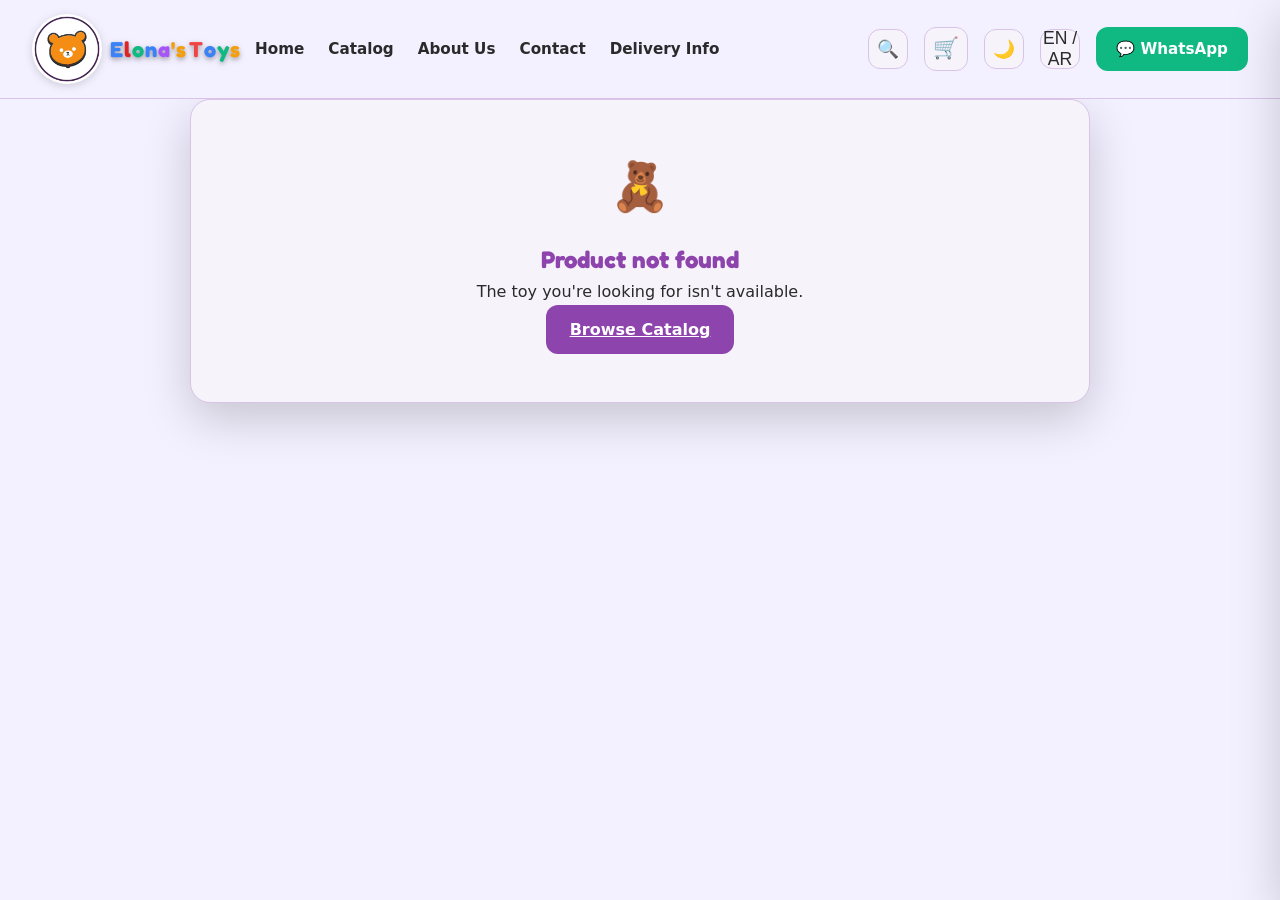
<file: 02_PROJECTS/elonas-toys-website/product-detail.html>
<!DOCTYPE html>
<html lang="en">
<head>
<meta charset="UTF-8">
<meta name="viewport" content="width=device-width, initial-scale=1.0">
<title>Product — Elona's Toys</title>
<link rel="preconnect" href="https://fonts.googleapis.com">
<link rel="preconnect" href="https://fonts.gstatic.com" crossorigin>
<link href="https://fonts.googleapis.com/css2?family=Fredoka:wght@600;700&family=Cairo:wght@400;700&family=Lalezar&display=swap" rel="stylesheet">
<link rel="stylesheet" href="style.css">
<link rel="icon" type="image/svg+xml" href="assets/favicon.svg">
</head>
<body>
<header>
  <div class="header-left">
    <a href="index.html" class="logo">
      <img src="assets/logo.png" alt="Elona's Toys logo">
      <span class="brand-text">
        <span class="c1">E</span><span class="c2">l</span><span class="c3">o</span><span class="c4">n</span><span class="c5">a</span><span class="c6">'</span><span class="c7">s</span>
        <span class="c7"> </span><span class="c8">T</span><span class="c9">o</span><span class="c10">y</span><span class="c11">s</span>
      </span>
    </a>
    <nav class="nav-links">
      <a href="index.html" data-i18n="nav.home">Home</a>
      <a href="catalog.html" data-i18n="nav.catalog">Catalog</a>
      <a href="about.html" data-i18n="nav.about">About Us</a>
      <a href="contact.html" data-i18n="nav.contact">Contact</a>
      <a href="delivery.html" data-i18n="nav.delivery">Delivery Info</a>
    </nav>
  </div>
  <div class="header-right">
    <button class="search-trigger" id="searchTrigger" title="Search">🔍</button>
    <div class="cart-badge" id="cartBadge" title="Your Cart">🛒<span class="cart-count" id="cartCount">0</span></div>
    <button class="theme-toggle" id="themeToggle" title="Dark/Light Mode">🌙</button>
    <button class="lang-toggle" id="langToggle" title="English / Arabic">EN / AR</button>
    <a href="https://wa.me/96178702712" class="whatsapp-cta" target="_blank">💬 WhatsApp</a>
    <button class="mobile-menu-toggle" title="Menu">☰</button>
  </div>
</header>

<main class="container py-48" id="productPage">
  <div style="max-width:900px; margin:0 auto;">
    <div id="productNotFound" class="card text-center" style="padding:48px;" hidden>
      <div style="font-size:3rem; margin-bottom:16px;">🧸</div>
      <h2>Product not found</h2>
      <p>The toy you're looking for isn't available.</p>
      <a href="catalog.html" class="btn btn-primary">Browse Catalog</a>
    </div>
    <div id="productContent" hidden>
      <div style="display:grid; grid-template-columns: 1fr 1fr; gap:32px; align-items:start;">
        <div class="product-image" style="width:100%; height:320px; border-radius:var(--radius); background:var(--color-border); display:flex; align-items:center; justify-content:center; font-size:5rem;">🧸</div>
        <div>
          <span class="product-badge" id="productAge"></span>
          <h1 id="productName" style="font-family:var(--font-heading); font-size:2.5rem; margin-bottom:8px;"></h1>
          <span class="product-stock" id="productStock"></span>
          <div class="product-price" style="font-size:1.75rem; margin:16px 0;" id="productPrice"></div>
          <p style="color:var(--color-text-muted); margin-bottom:24px;" id="productDesc"></p>
          <div style="display:flex; gap:12px; flex-wrap:wrap;">
            <button class="btn btn-accent" onclick="addToCartFromDetail()">🛒 Add to Cart</button>
            <a href="https://wa.me/96178702712" class="btn btn-primary" target="_blank">💬 WhatsApp Order</a>
          </div>
        </div>
      </div>
    </div>
  </div>
</main>

<!-- Search Modal -->
<div class="modal-overlay" id="modalOverlay">
  <div class="modal">
    <button class="modal-close" id="modalClose">×</button>
    <h2>Search Toys</h2>
    <div class="search-form">
      <input type="text" id="modalSearchInput" placeholder="Search by name, age, or category...">
    </div>
    <div style="font-weight:600; margin-bottom:12px;" data-i18n="filter.age">Filter by Age</div>
    <div class="filter-chips" id="modalAgeFilterContainer"></div>
    <div style="font-weight:600; margin-top:16px; margin-bottom:12px;" data-i18n="filter.category">Filter by Category</div>
    <div class="filter-chips" id="modalCategoryFilterContainer"></div>
  </div>
</div>

<!-- Cart Drawer -->
<div class="cart-drawer" id="cartDrawer">
  <div class="cart-header">
    <h3 data-i18n="cart.title">Your Cart</h3>
    <button class="btn btn-ghost btn-sm" onclick="document.getElementById('cartDrawer').classList.remove('open')">✕</button>
  </div>
  <div class="cart-items" id="cartItems"></div>
  <div class="cart-footer">
    <div class="cart-total">Total: <span id="cartTotal">$0</span></div>
    <button class="btn btn-accent w-full mb-16" id="whatsappCheckout" data-i18n="cart.checkout">Checkout via WhatsApp</button>
    <button class="btn btn-ghost w-full" id="copyNumberBtn" title="Copy WhatsApp number">📋 Copy Number (+961 78 702 712)</button>
  </div>
</div>

<!-- Toast -->
<div class="toast" id="toast">Added to cart 🧸</div>

<script src="app.js"></script>
<script>
// Product detail: load product by id from URL
async function loadProduct() {
  const params = new URLSearchParams(window.location.search);
  const id = params.get('id');
  if (!id) {
    document.getElementById('productNotFound').hidden = false;
    return;
  }
  try {
    const res = await fetch('products.json');
    const data = await res.json();
    const p = data.products.find(prod => prod.id === id);
    if (!p) {
      document.getElementById('productNotFound').hidden = false;
      return;
    }
    renderProduct(p);
  } catch (e) {
    console.error('Failed to load product:', e);
    document.getElementById('productNotFound').hidden = false;
  }
}

function renderProduct(p) {
  const name = document.documentElement.lang === 'ar' && p.nameAr ? p.nameAr : p.name;
  const desc = document.documentElement.lang === 'ar' && p.descriptionAr ? p.descriptionAr : p.description;
  document.getElementById('productName').textContent = name;
  document.getElementById('productAge').textContent = p.ageBracket;
  document.getElementById('productStock').textContent = p.stock;
  document.getElementById('productStock').className = 'product-stock ' + p.stock.toLowerCase().replace(' ', '-');
  document.getElementById('productPrice').textContent = '$' + p.price;
  document.getElementById('productDesc').textContent = desc;
  document.title = name + ' — Elona\'s Toys';
  document.getElementById('productContent').hidden = false;
}

function addToCartFromDetail() {
  const params = new URLSearchParams(window.location.search);
  addToCart(params.get('id'));
}

document.addEventListener('DOMContentLoaded', () => {
  loadProduct();
});
</script>
</body>
</html>
</file>
<file: 02_PROJECTS/elonas-toys-website/style.css>
/* =========================================
   Elona's Toys — Design System
   Plum Purple #8E44AD | Gold #F1C40F | Orange #F97316
   Light / Dark theme support
   ========================================= */

:root {
  /* Light mode (default) */
  --color-bg: #F3F0FF;
  --color-surface: #F7F3FB;
  --color-border: #D8C4E8;
  --color-text: #2A2A2A;
  --color-text-muted: #6B5B95;
  --color-primary: #8E44AD;
  --color-primary-hover: #6D3197;
  --color-accent: #F1C40F;
  --color-accent-hover: #D4AC0D;
  --color-mascot: #F97316;
  --color-shadow: 0 16px 48px rgba(0,0,0,0.18);
  --color-shadow-hover: 0 20px 40px rgba(0,0,0,0.22);
  --radius: 20px;
  --radius-sm: 12px;
  --transition: 0.25s ease;
  --font-heading: "Fredoka", cursive, sans-serif;
  --font-body: system-ui, -apple-system, BlinkMacSystemFont, "Segoe UI", Roboto, "Helvetica Neue", Arial, sans-serif;
}

/* Dark mode */
[data-theme="dark"] {
  --color-bg: #1A0B2E;
  --color-surface: #2A1B3E;
  --color-border: #6B4FA1;
  --color-text: #F8F5FF;
  --color-text-muted: #B39DD9;
  --color-primary: #B37FE0;
  --color-primary-hover: #C99BE8;
  --color-accent: #F1C40F;
  --color-accent-hover: #D4AC0D;
  --color-mascot: #F97316;
  --color-shadow: 0 16px 48px rgba(0,0,0,0.45);
  --color-shadow-hover: 0 20px 40px rgba(0,0,0,0.55);
}

/* RTL support */
[dir="rtl"] {
  direction: rtl;
}

/* Reset */
* { box-sizing: border-box; margin: 0; padding: 0; }
html { scroll-behavior: smooth; }
body {
  font-family: var(--font-body);
  background: var(--color-bg);
  color: var(--color-text);
  line-height: 1.6;
  transition: background 0.3s, color 0.3s;
}

/* Typography */
h1, h2, h3, .font-heading {
  font-family: var(--font-heading);
  color: var(--color-primary);
}

/* Arabic typography */
[lang="ar"] h1, [lang="ar"] h2, [lang="ar"] h3, [lang="ar"] .font-heading {
  font-family: "Cairo", "Lalezar", var(--font-heading);
}
[lang="ar"] body {
  font-family: "Cairo", "Lalezar", var(--font-body);
}

/* Buttons */
.btn {
  display: inline-flex;
  align-items: center;
  gap: 8px;
  padding: 12px 24px;
  border-radius: var(--radius-sm);
  border: none;
  font-family: inherit;
  font-size: 1rem;
  font-weight: 700;
  cursor: pointer;
  transition: transform 0.1s, background 0.2s;
}
.btn:active { transform: scale(0.95); }
.btn-primary { background: var(--color-primary); color: #fff; }
.btn-primary:hover { background: var(--color-primary-hover); }
.btn-accent { background: var(--color-accent); color: #4a1d6b; }
.btn-accent:hover { background: var(--color-accent-hover); }
.btn-ghost { background: transparent; color: var(--color-text); border: 2px solid var(--color-border); }
.btn-ghost:hover { background: var(--color-surface); }
.btn-sm { padding: 8px 16px; font-size: 0.875rem; }

/* Header */
header {
  display: flex;
  align-items: center;
  justify-content: space-between;
  padding: 14px 32px;
  background: var(--color-bg);
  border-bottom: 1px solid var(--color-border);
  position: sticky;
  top: 0;
  z-index: 100;
  transition: background 0.3s, border-color 0.3s;
}
.header-left, .header-right {
  display: flex;
  align-items: center;
  gap: 16px;
}
.logo {
  text-decoration: none;
  display: inline-flex;
  align-items: center;
  gap: 8px;
}
.logo img {
  width: 70px;
  height: 70px;
  object-fit: cover;
  border-radius: 50%;
  display: block;
  filter: drop-shadow(0 2px 4px rgba(0,0,0,0.15));
}
.logo .bear-icon { display: none; }

/* Multicolor brand text — matches the Instagram profile logo */
.brand-text {
  font-family: var(--font-heading);
  font-weight: 700;
  font-size: 1.35rem;
  display: inline-flex;
  align-items: center;
  gap: 2px;
  letter-spacing: -1px;
  text-shadow: 0 2px 4px rgba(0,0,0,0.18);
  filter: drop-shadow(0 2px 3px rgba(0,0,0,0.2));
}
.brand-text .c1 { color: #3b82f6; }
.brand-text .c2 { color: #dc2626; }
.brand-text .c3 { color: #10b981; }
.brand-text .c4 { color: #3b82f6; }
.brand-text .c5 { color: #a855f7; }
.brand-text .c6 { color: #f59e0b; }
.brand-text .c7 { color: #f59e0b; }
.brand-text .c8 { color: #ef4444; }
.brand-text .c9 { color: #3b82f6; }
.brand-text .c10 { color: #10b981; }
.brand-text .c11 { color: #f59e0b; }
.nav-links { display: flex; gap: 24px; }
.nav-links a {
  color: var(--color-text);
  text-decoration: none;
  font-weight: 600;
  font-size: 0.95rem;
  transition: color 0.2s;
}
.nav-links a:hover { color: var(--color-primary); }
.toggles { display: flex; gap: 10px; align-items: center; }
.theme-toggle, .lang-toggle, .search-trigger {
  background: var(--color-surface);
  border: 1px solid var(--color-border);
  color: var(--color-text);
  width: 40px;
  height: 40px;
  border-radius: var(--radius-sm);
  cursor: pointer;
  display: flex;
  align-items: center;
  justify-content: center;
  font-size: 1.1rem;
  transition: all 0.2s;
}
.theme-toggle:hover, .lang-toggle:hover, .search-trigger:hover {
  border-color: var(--color-primary);
  background: var(--color-primary);
  color: #fff;
}
.cart-badge {
  position: relative;
  background: var(--color-surface);
  border: 1px solid var(--color-border);
  color: var(--color-text);
  width: 44px;
  height: 44px;
  border-radius: var(--radius-sm);
  cursor: pointer;
  display: flex;
  align-items: center;
  justify-content: center;
  font-size: 1.3rem;
  transition: all 0.2s;
}
.cart-badge:hover { border-color: var(--color-primary); background: var(--color-primary); color: #fff; }
.cart-count {
  position: absolute; top: -4px; right: -4px;
  background: var(--color-accent); color: #4a1d6b;
  font-size: 0.75rem; font-weight: 700;
  width: 18px; height: 18px; border-radius: 50%;
  display: flex; align-items: center; justify-content: center;
}
.whatsapp-cta {
  background: #10B981;
  color: #fff;
  padding: 10px 20px;
  border-radius: var(--radius-sm);
  text-decoration: none;
  font-weight: 700;
  font-size: 0.95rem;
  transition: background 0.2s, transform 0.1s;
  white-space: nowrap;
}
.whatsapp-cta:hover { background: #059669; transform: translateY(-1px); }
.whatsapp-cta:active { transform: scale(0.97); }

/* Mobile nav toggle */
.mobile-menu-toggle {
  display: none;
  background: none;
  border: none;
  color: var(--color-text);
  font-size: 1.5rem;
  cursor: pointer;
}

/* Hero section */
.hero {
  position: relative;
  padding: 80px 32px;
  text-align: center;
  overflow: hidden;
}
.hero-bg {
  position: absolute; inset: 0;
  background: radial-gradient(circle at 50% 50%, rgba(142,68,173,0.15), transparent 70%);
  z-index: 0;
}
.hero-content { position: relative; z-index: 1; max-width: 900px; margin: 0 auto; }
.hero h1 { font-size: 3.5rem; margin-bottom: 16px; line-height: 1.1; }
.hero p { font-size: 1.25rem; color: var(--color-text-muted); margin-bottom: 32px; max-width: 600px; margin-left: auto; margin-right: auto; }
.hero-actions { display: flex; gap: 16px; justify-content: center; flex-wrap: wrap; }
.mascot-bob {
  position: absolute; top: 60px; right: 10%;
  font-size: 4rem;
  animation: bob 4s ease-in-out infinite;
  pointer-events: none;
  z-index: 1;
}
@keyframes bob {
  0%, 100% { transform: translateY(0); }
  50% { transform: translateY(-18px); }
}

/* Section headers */
.section-header {
  text-align: center;
  margin-bottom: 40px;
}
.section-header h2 {
  font-size: 2.25rem;
  margin-bottom: 8px;
}
.section-header p { color: var(--color-text-muted); }

/* Cards */
.card {
  background: var(--color-surface);
  border: 1px solid var(--color-border);
  border-radius: var(--radius);
  padding: 24px;
  box-shadow: var(--color-shadow);
  transition: transform 0.25s, box-shadow 0.25s, border-color 0.25s;
}
.card:hover {
  transform: translateY(-8px);
  box-shadow: var(--color-shadow-hover);
  border-color: var(--color-primary);
}
.product-card { display: flex; flex-direction: column; gap: 16px; height: 100%; }
.product-image {
  width: 100%; height: 200px; border-radius: var(--radius-sm);
  background: var(--color-border); display: flex; align-items: center; justify-content: center;
  font-size: 4rem; color: var(--color-mascot); overflow: hidden;
}
.product-image img { width: 100%; height: 100%; object-fit: cover; }
.product-badge {
  display: inline-block; padding: 4px 10px; border-radius: 999px; font-size: 0.75rem; font-weight: 700;
  background: var(--color-primary); color: #fff;
}
.product-stock { font-size: 0.85rem; font-weight: 600; }
.product-stock.in-stock { color: #2E7D32; }
.product-stock.low-stock { color: #F9A825; }
.product-stock.out-of-stock { color: #C62828; }
.product-name { font-size: 1.15rem; font-weight: 700; margin-bottom: 4px; }
.product-price { font-size: 1.25rem; font-weight: 700; color: var(--color-primary); }
.product-actions { margin-top: auto; }

/* Grids */
.grid { display: grid; gap: 24px; }
.grid-cols-2 { grid-template-columns: repeat(2, 1fr); }
.grid-cols-3 { grid-template-columns: repeat(3, 1fr); }
.grid-cols-4 { grid-template-columns: repeat(4, 1fr); }

/* Search modal */
.modal-overlay {
  position: fixed; inset: 0; background: rgba(0,0,0,0.55);
  display: none; align-items: center; justify-content: center;
  z-index: 200; backdrop-filter: blur(4px);
  animation: slideIn 0.35s ease-out forwards;
}
.modal-overlay.open { display: flex; }
.modal {
  background: var(--color-bg);
  border: 1px solid var(--color-border);
  border-radius: var(--radius);
  padding: 32px;
  max-width: 520px;
  width: 90%;
  box-shadow: var(--color-shadow);
  animation: slideIn 0.35s ease-out forwards;
}
@keyframes slideIn {
  from { transform: translateY(-30px); opacity: 0; }
  to { transform: translateY(0); opacity: 1; }
}
.modal-close {
  position: absolute; top: 16px; right: 16px;
  background: none; border: none; font-size: 1.5rem; cursor: pointer; color: var(--color-text-muted);
}
.modal h2 { margin-bottom: 20px; font-size: 1.75rem; }
.search-form { display: flex; gap: 10px; margin-bottom: 24px; }
.search-form input { flex: 1; padding: 12px 16px; border-radius: var(--radius-sm); border: 1px solid var(--color-border); background: var(--color-surface); color: var(--color-text); font-size: 1rem; }
.filter-chips { display: flex; gap: 8px; flex-wrap: wrap; margin-bottom: 20px; }
.chip {
  padding: 8px 14px; border-radius: 999px; border: 1px solid var(--color-border);
  background: var(--color-surface); color: var(--color-text); cursor: pointer;
  font-size: 0.9rem; transition: all 0.2s;
}
.chip[data-filter="budget"] { border-radius: 10px; }
.chip.active { background: var(--color-primary); color: #fff; border-color: var(--color-primary); }
.chip:hover { border-color: var(--color-primary); }

/* Product description — hidden by default, expanded on View Details */
.product-desc.collapsed {
  display: none !important;
}
.product-desc:not(.collapsed) {
  display: block;
}

/* View toggle — segmented control */
.view-toggle {
  display: inline-flex;
  gap: 0;
  background: var(--color-surface);
  border: 1px solid var(--color-border);
  border-radius: var(--radius-sm);
  padding: 4px;
}
.view-btn {
  background: transparent;
  border: none;
  color: var(--color-text-muted);
  padding: 8px 16px;
  border-radius: var(--radius-sm);
  font-size: 0.9rem;
  font-weight: 600;
  cursor: pointer;
  transition: all 0.2s;
}
.view-btn.active {
  background: var(--color-primary);
  color: #fff;
}
.view-btn:hover:not(.active) {
  color: var(--color-text);
  background: var(--color-border);
}

/* Product card polish */
.product-card {
  border: 1px solid var(--color-border);
  border-radius: var(--radius);
  overflow: hidden;
  background: var(--color-surface);
  box-shadow: var(--color-shadow);
  transition: transform 0.25s, box-shadow 0.25s, border-color 0.25s;
  position: relative;
  display: flex;
  flex-direction: column;
  height: 100%;
}
.product-card:hover {
  transform: translateY(-8px);
  box-shadow: var(--color-shadow-hover);
  border-color: var(--color-primary);
}
.product-image {
  width: 100%;
  height: 180px;
  background: var(--color-border);
  display: flex;
  align-items: center;
  justify-content: center;
  font-size: 3.5rem;
  color: var(--color-mascot);
  overflow: hidden;
  border-bottom: 1px solid var(--color-border);
}
.product-image img { width: 100%; height: 100%; object-fit: cover; }
.product-badge {
  position: absolute;
  top: 12px;
  left: 12px;
  z-index: 2;
  background: var(--color-primary);
  color: #fff;
}
.product-info {
  padding: 16px;
  flex: 1;
  display: flex;
  flex-direction: column;
}
.product-name {
  font-size: 1.1rem;
  font-weight: 700;
  margin-bottom: 6px;
  color: var(--color-text);
}
.product-stock {
  font-size: 0.8rem;
  font-weight: 600;
  margin-bottom: 10px;
}
.product-stock.in-stock { color: #2E7D32; }
.product-stock.low-stock { color: #F9A825; }
.product-stock.out-of-stock { color: #C62828; }
.product-price {
  font-size: 1.25rem;
  font-weight: 700;
  color: var(--color-primary);
  margin-bottom: 16px;
  margin-top: auto;
}
.product-actions {
  width: 100%;
}
.product-actions .btn {
  width: 100%;
  justify-content: center;
}

/* List view product card */
.list-view {
  display: flex;
  flex-direction: column;
  gap: 12px;
}
.list-view .product-card {
  flex-direction: row;
  height: auto;
}
.list-view .product-image {
  width: 110px;
  height: 110px;
  border-bottom: none;
  border-right: 1px solid var(--color-border);
}
.list-view .product-info {
  padding: 12px 16px;
}
.list-view .product-name { font-size: 1rem; margin-bottom: 4px; }
.list-view .product-stock { margin-bottom: 6px; }
.list-view .product-price { font-size: 1.1rem; margin-bottom: 12px; margin-top: 4px; }
.list-view .product-actions { width: auto; }
.list-view .product-actions .btn {
  width: auto;
  padding: 8px 16px;
}

/* Toast / Copy notification */
.toast {
  position: fixed; bottom: 32px; left: 50%; transform: translateX(-50%) translateY(100px);
  background: var(--color-surface); border: 1px solid var(--color-border); color: var(--color-text);
  padding: 14px 24px; border-radius: var(--radius-sm); box-shadow: var(--color-shadow);
  z-index: 300; display: none; transition: transform 0.3s;
}
.toast.show { transform: translateX(-50%) translateY(0); }

/* Animations */
.fade-in { animation: fadeIn 0.8s ease-out both; }
@keyframes fadeIn {
  from { opacity: 0; transform: translateY(20px); }
  to { opacity: 1; transform: translateY(0); }
}

/* Utilities */
.text-center { text-align: center; }
.mb-8 { margin-bottom: 8px; } .mb-16 { margin-bottom: 16px; } .mb-24 { margin-bottom: 24px; } .mb-32 { margin-bottom: 32px; } .mb-48 { margin-bottom: 48px; }
.py-48 { padding-top: 48px; padding-bottom: 48px; }
.container { max-width: 1100px; margin: 0 auto; padding: 0 20px; }
.hidden { display: none !important; }

/* Cart drawer */
.cart-drawer {
  position: fixed; inset: 0 0 0 auto; width: 400px; max-width: 100vw;
  background: var(--color-bg); border-left: 1px solid var(--color-border);
  box-shadow: var(--color-shadow); z-index: 250;
  transform: translateX(100%); transition: transform 0.3s;
  display: flex; flex-direction: column;
}
.cart-drawer.open { transform: translateX(0); }
.cart-header { padding: 24px; border-bottom: 1px solid var(--color-border); display: flex; justify-content: space-between; align-items: center; }
.cart-items { flex: 1; overflow-y: auto; padding: 20px; }
.cart-empty { text-align: center; padding: 40px; color: var(--color-text-muted); }
.cart-footer { padding: 24px; border-top: 1px solid var(--color-border); }
.cart-total { font-size: 1.25rem; font-weight: 700; margin-bottom: 16px; color: var(--color-primary); }
.cart-item { display: flex; gap: 12px; padding: 12px 0; border-bottom: 1px solid var(--color-border); align-items: center; }
.cart-item .bear { font-size: 2rem; }
.cart-item-info { flex: 1; }
.cart-item-name { font-weight: 700; margin-bottom: 2px; }
.cart-item-price { color: var(--color-primary); font-weight: 600; }
.cart-item-qty { font-size: 0.85rem; color: var(--color-text-muted); }

/* Responsive */
@media (max-width: 900px) {
  .grid-cols-4 { grid-template-columns: repeat(2, 1fr); }
  .grid-cols-3 { grid-template-columns: repeat(2, 1fr); }
}
@media (max-width: 640px) {
  header { padding: 12px 16px; }
  .nav-links { display: none; }
  .mobile-menu-toggle { display: block; }
  .hero h1 { font-size: 2.5rem; }
  .mascot-bob { font-size: 2.5rem; top: 10px; right: 6px; }
  .grid-cols-2, .grid-cols-3, .grid-cols-4 { grid-template-columns: 1fr; }
  .cart-drawer { width: 100vw; }
}
</file>
